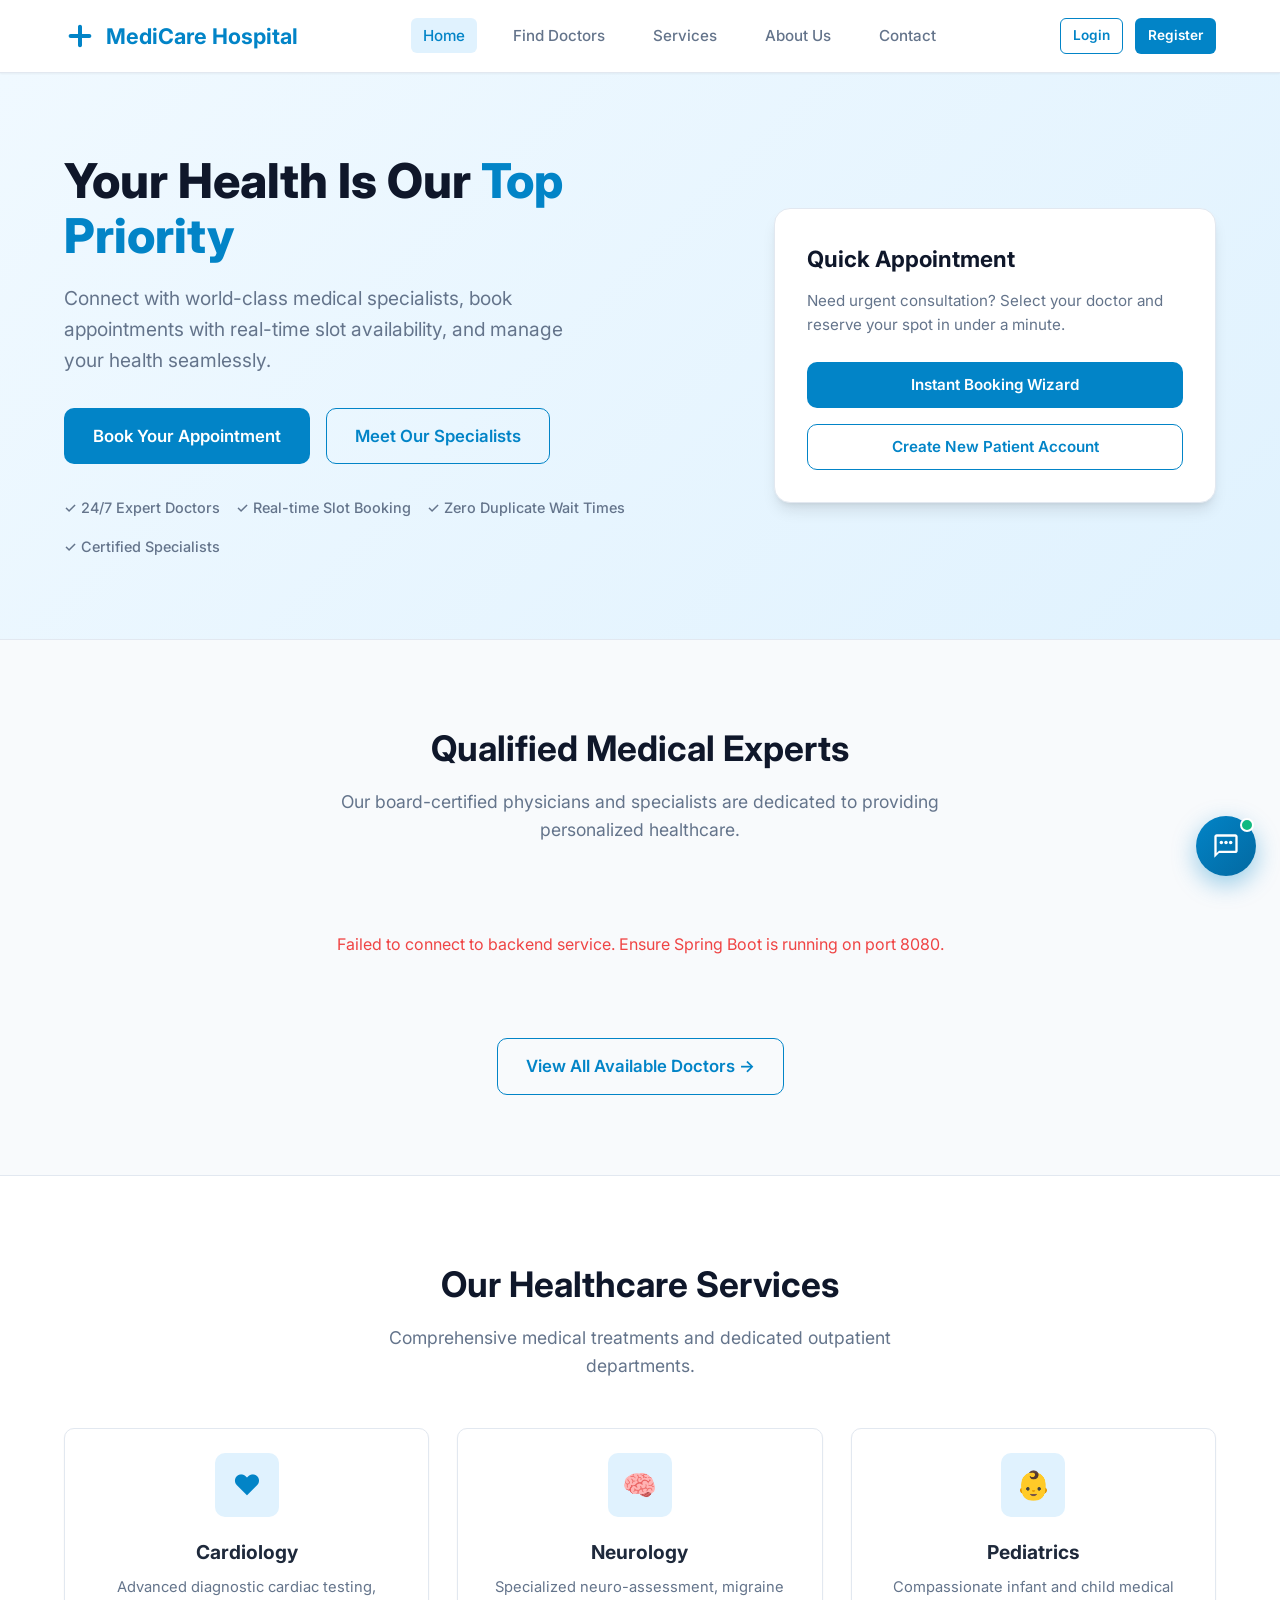
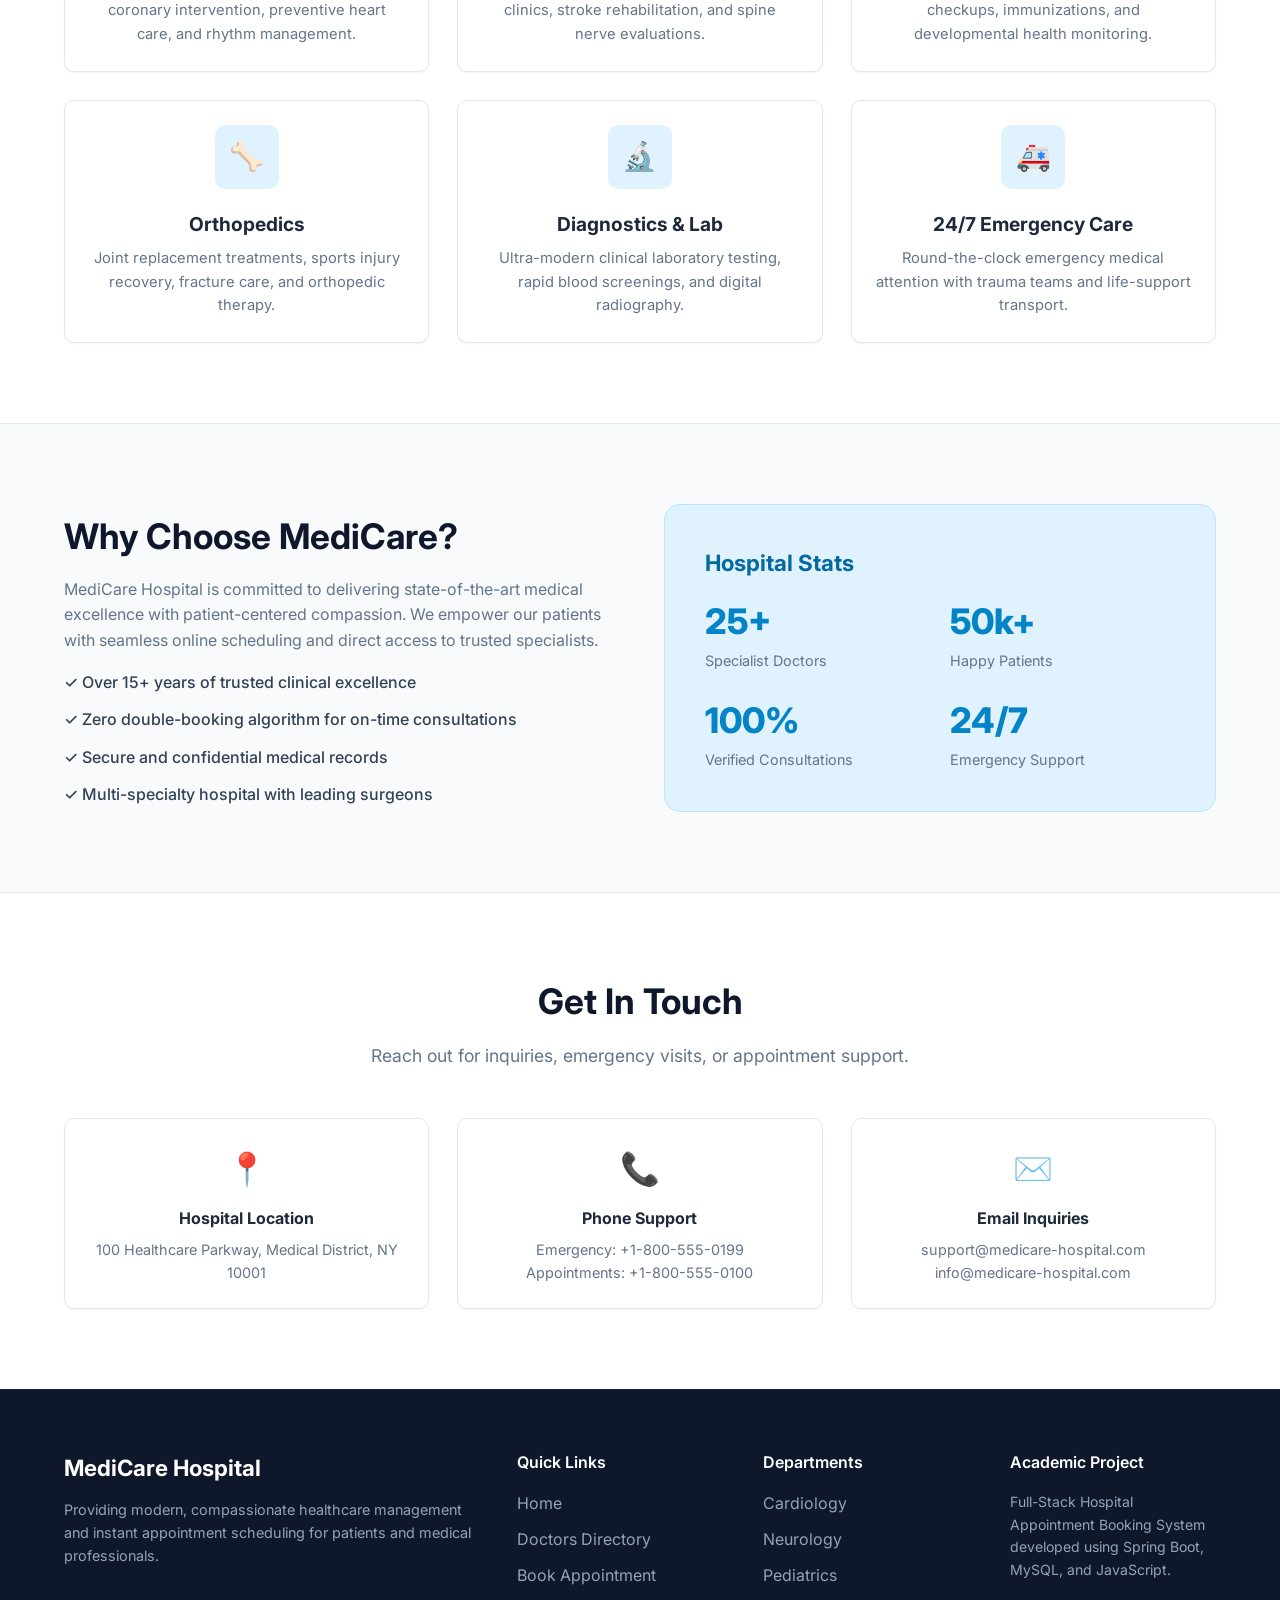
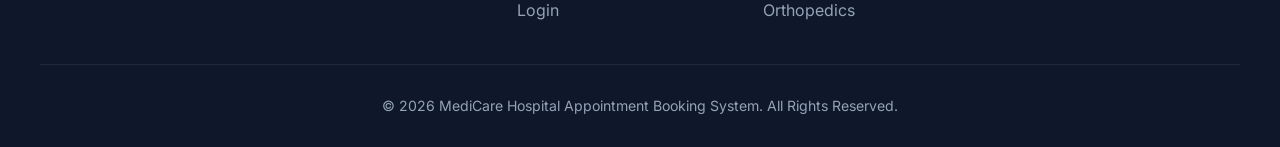
<file: frontend/index.html>
<!DOCTYPE html>
<html lang="en">
<head>
    <meta charset="UTF-8">
    <meta name="viewport" content="width=device-width, initial-scale=1.0">
    <title>MediCare - Hospital Appointment Booking System</title>
    <link rel="stylesheet" href="css/style.css">
    <link rel="stylesheet" href="css/smart-features.css">
    <link rel="preconnect" href="https://fonts.googleapis.com">
    <link rel="preconnect" href="https://fonts.gstatic.com" crossorigin>
    <link href="https://fonts.googleapis.com/css2?family=Inter:wght@400;500;600;700;800&display=swap" rel="stylesheet">
</head>
<body>

    <!-- Header Navigation -->
    <header class="header">
        <div class="container navbar">
            <a href="index.html" class="logo">
                <svg viewBox="0 0 24 24">
                    <path d="M19 10.5h-5.5V5c0-.83-.67-1.5-1.5-1.5s-1.5.67-1.5 1.5v5.5H5c-.83 0-1.5.67-1.5 1.5s.67 1.5 1.5 1.5h5.5V19c0 .83.67 1.5 1.5 1.5s1.5-.67 1.5-1.5v-5.5H19c.83 0 1.5-.67 1.5-1.5s-.67-1.5-1.5-1.5z"/>
                </svg>
                <span>MediCare Hospital</span>
            </a>
            <ul class="nav-links">
                <li><a href="index.html" class="active">Home</a></li>
                <li><a href="doctors.html">Find Doctors</a></li>
                <li><a href="#services">Services</a></li>
                <li><a href="#about">About Us</a></li>
                <li><a href="#contact">Contact</a></li>
            </ul>
            <div class="nav-actions" id="nav-actions">
                <a href="login.html" class="btn btn-outline btn-sm">Login</a>
                <a href="register.html" class="btn btn-primary btn-sm">Register</a>
            </div>
        </div>
    </header>

    <!-- Hero Section -->
    <section class="hero">
        <div class="container hero-content">
            <div>
                <h1 class="hero-title">
                    Your Health Is Our <span>Top Priority</span>
                </h1>
                <p class="hero-subtitle">
                    Connect with world-class medical specialists, book appointments with real-time slot availability, and manage your health seamlessly.
                </p>
                <div style="display:flex;gap:16px;flex-wrap:wrap;">
                    <a href="book-appointment.html" class="btn btn-primary btn-lg">Book Your Appointment</a>
                    <a href="doctors.html" class="btn btn-outline btn-lg">Meet Our Specialists</a>
                </div>
                <div class="hero-badges">
                    <div class="hero-badge-item">✓ 24/7 Expert Doctors</div>
                    <div class="hero-badge-item">✓ Real-time Slot Booking</div>
                    <div class="hero-badge-item">✓ Zero Duplicate Wait Times</div>
                    <div class="hero-badge-item">✓ Certified Specialists</div>
                </div>
            </div>
            <div>
                <div class="hero-card">
                    <h3 style="font-size:1.4rem;font-weight:700;margin-bottom:12px;color:#0f172a;">Quick Appointment</h3>
                    <p style="color:#64748b;font-size:0.95rem;margin-bottom:24px;">Need urgent consultation? Select your doctor and reserve your spot in under a minute.</p>
                    <div style="display:flex;flex-direction:column;gap:16px;">
                        <a href="book-appointment.html" class="btn btn-primary" style="width:100%;">Instant Booking Wizard</a>
                        <a href="register.html" class="btn btn-outline" style="width:100%;">Create New Patient Account</a>
                    </div>
                </div>
            </div>
        </div>
    </section>

    <!-- Meet Our Doctors Section -->
    <section class="section" id="doctors-preview">
        <div class="container">
            <div class="section-header">
                <h2 class="section-title">Qualified Medical Experts</h2>
                <p class="section-subtitle">Our board-certified physicians and specialists are dedicated to providing personalized healthcare.</p>
            </div>
            <div class="grid-4" id="doctors-list">
                <!-- Dynamically populated by main.js -->
            </div>
            <div style="text-align:center;margin-top:40px;">
                <a href="doctors.html" class="btn btn-outline btn-lg">View All Available Doctors →</a>
            </div>
        </div>
    </section>

    <!-- Medical Services Section -->
    <section class="section" id="services" style="background:#ffffff;border-top:1px solid var(--border-color);border-bottom:1px solid var(--border-color);">
        <div class="container">
            <div class="section-header">
                <h2 class="section-title">Our Healthcare Services</h2>
                <p class="section-subtitle">Comprehensive medical treatments and dedicated outpatient departments.</p>
            </div>
            <div class="grid-3">
                <div class="card service-card">
                    <div class="service-icon">❤️</div>
                    <h3 style="margin-bottom:8px;font-size:1.2rem;">Cardiology</h3>
                    <p style="color:#64748b;font-size:0.92rem;">Advanced diagnostic cardiac testing, coronary intervention, preventive heart care, and rhythm management.</p>
                </div>
                <div class="card service-card">
                    <div class="service-icon">🧠</div>
                    <h3 style="margin-bottom:8px;font-size:1.2rem;">Neurology</h3>
                    <p style="color:#64748b;font-size:0.92rem;">Specialized neuro-assessment, migraine clinics, stroke rehabilitation, and spine nerve evaluations.</p>
                </div>
                <div class="card service-card">
                    <div class="service-icon">👶</div>
                    <h3 style="margin-bottom:8px;font-size:1.2rem;">Pediatrics</h3>
                    <p style="color:#64748b;font-size:0.92rem;">Compassionate infant and child medical checkups, immunizations, and developmental health monitoring.</p>
                </div>
                <div class="card service-card">
                    <div class="service-icon">🦴</div>
                    <h3 style="margin-bottom:8px;font-size:1.2rem;">Orthopedics</h3>
                    <p style="color:#64748b;font-size:0.92rem;">Joint replacement treatments, sports injury recovery, fracture care, and orthopedic therapy.</p>
                </div>
                <div class="card service-card">
                    <div class="service-icon">🔬</div>
                    <h3 style="margin-bottom:8px;font-size:1.2rem;">Diagnostics & Lab</h3>
                    <p style="color:#64748b;font-size:0.92rem;">Ultra-modern clinical laboratory testing, rapid blood screenings, and digital radiography.</p>
                </div>
                <div class="card service-card">
                    <div class="service-icon">🚑</div>
                    <h3 style="margin-bottom:8px;font-size:1.2rem;">24/7 Emergency Care</h3>
                    <p style="color:#64748b;font-size:0.92rem;">Round-the-clock emergency medical attention with trauma teams and life-support transport.</p>
                </div>
            </div>
        </div>
    </section>

    <!-- About Section -->
    <section class="section" id="about">
        <div class="container" style="display:grid;grid-template-columns:1fr 1fr;gap:48px;align-items:center;">
            <div>
                <h2 class="section-title" style="text-align:left;">Why Choose MediCare?</h2>
                <p style="color:#64748b;margin-bottom:16px;">MediCare Hospital is committed to delivering state-of-the-art medical excellence with patient-centered compassion. We empower our patients with seamless online scheduling and direct access to trusted specialists.</p>
                <ul style="list-style:none;display:flex;flex-direction:column;gap:12px;color:#334155;font-weight:500;">
                    <li>✓ Over 15+ years of trusted clinical excellence</li>
                    <li>✓ Zero double-booking algorithm for on-time consultations</li>
                    <li>✓ Secure and confidential medical records</li>
                    <li>✓ Multi-specialty hospital with leading surgeons</li>
                </ul>
            </div>
            <div style="background:var(--primary-light);border-radius:var(--radius-lg);padding:40px;border:1px solid #bae6fd;">
                <h3 style="color:#0369a1;margin-bottom:12px;font-size:1.4rem;">Hospital Stats</h3>
                <div style="display:grid;grid-template-columns:1fr 1fr;gap:20px;">
                    <div>
                        <div style="font-size:2.2rem;font-weight:800;color:#0284c7;">25+</div>
                        <div style="color:#64748b;font-size:0.9rem;">Specialist Doctors</div>
                    </div>
                    <div>
                        <div style="font-size:2.2rem;font-weight:800;color:#0284c7;">50k+</div>
                        <div style="color:#64748b;font-size:0.9rem;">Happy Patients</div>
                    </div>
                    <div>
                        <div style="font-size:2.2rem;font-weight:800;color:#0284c7;">100%</div>
                        <div style="color:#64748b;font-size:0.9rem;">Verified Consultations</div>
                    </div>
                    <div>
                        <div style="font-size:2.2rem;font-weight:800;color:#0284c7;">24/7</div>
                        <div style="color:#64748b;font-size:0.9rem;">Emergency Support</div>
                    </div>
                </div>
            </div>
        </div>
    </section>

    <!-- Contact Section -->
    <section class="section" id="contact" style="background:#ffffff;border-top:1px solid var(--border-color);">
        <div class="container">
            <div class="section-header">
                <h2 class="section-title">Get In Touch</h2>
                <p class="section-subtitle">Reach out for inquiries, emergency visits, or appointment support.</p>
            </div>
            <div class="grid-3">
                <div class="card" style="text-align:center;">
                    <div style="font-size:2rem;margin-bottom:12px;">📍</div>
                    <h4>Hospital Location</h4>
                    <p style="color:#64748b;font-size:0.9rem;margin-top:6px;">100 Healthcare Parkway, Medical District, NY 10001</p>
                </div>
                <div class="card" style="text-align:center;">
                    <div style="font-size:2rem;margin-bottom:12px;">📞</div>
                    <h4>Phone Support</h4>
                    <p style="color:#64748b;font-size:0.9rem;margin-top:6px;">Emergency: +1-800-555-0199<br>Appointments: +1-800-555-0100</p>
                </div>
                <div class="card" style="text-align:center;">
                    <div style="font-size:2rem;margin-bottom:12px;">✉️</div>
                    <h4>Email Inquiries</h4>
                    <p style="color:#64748b;font-size:0.9rem;margin-top:6px;">support@medicare-hospital.com<br>info@medicare-hospital.com</p>
                </div>
            </div>
        </div>
    </section>

    <!-- Footer -->
    <footer class="footer">
        <div class="container footer-grid">
            <div class="footer-brand">
                <h3>MediCare Hospital</h3>
                <p style="color:#94a3b8;font-size:0.9rem;line-height:1.6;">
                    Providing modern, compassionate healthcare management and instant appointment scheduling for patients and medical professionals.
                </p>
            </div>
            <div>
                <h4 class="footer-title">Quick Links</h4>
                <ul class="footer-links">
                    <li><a href="index.html">Home</a></li>
                    <li><a href="doctors.html">Doctors Directory</a></li>
                    <li><a href="book-appointment.html">Book Appointment</a></li>
                    <li><a href="login.html">Login</a></li>
                </ul>
            </div>
            <div>
                <h4 class="footer-title">Departments</h4>
                <ul class="footer-links">
                    <li><a href="doctors.html?spec=Cardiology">Cardiology</a></li>
                    <li><a href="doctors.html?spec=Neurology">Neurology</a></li>
                    <li><a href="doctors.html?spec=Pediatrics">Pediatrics</a></li>
                    <li><a href="doctors.html?spec=Orthopedics">Orthopedics</a></li>
                </ul>
            </div>
            <div>
                <h4 class="footer-title">Academic Project</h4>
                <p style="color:#94a3b8;font-size:0.88rem;">
                    Full-Stack Hospital Appointment Booking System developed using Spring Boot, MySQL, and JavaScript.
                </p>
            </div>
        </div>
        <div class="container footer-bottom">
            <p>&copy; 2026 MediCare Hospital Appointment Booking System. All Rights Reserved.</p>
        </div>
    </footer>

    <!-- Scripts -->
    <script src="js/api.js"></script>
    <script src="js/auth.js"></script>
    <script src="js/main.js"></script>
    <script src="js/chatbot.js"></script>
</body>
</html>
</file>
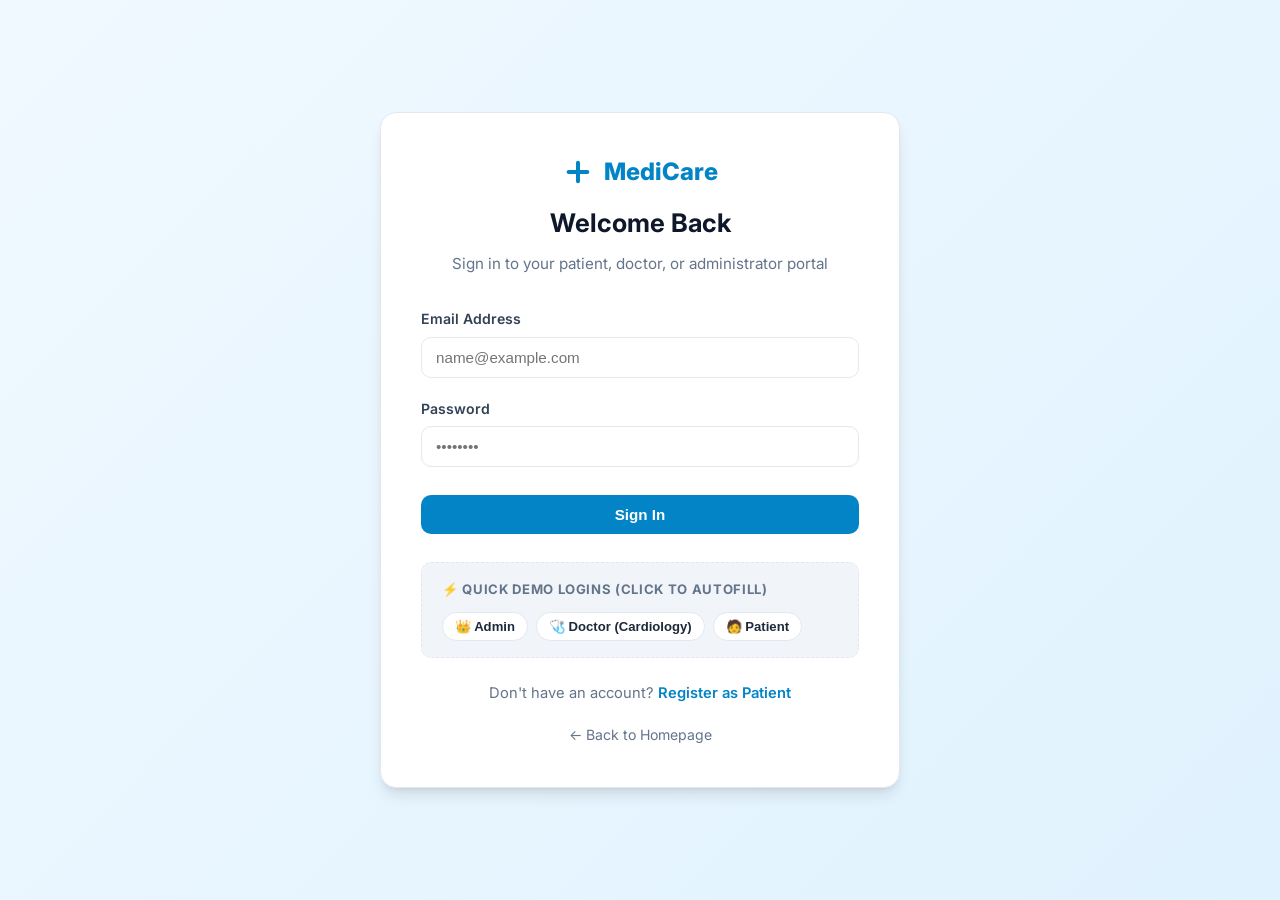
<file: frontend/admin-dashboard.html>
<!DOCTYPE html>
<html lang="en">
<head>
    <meta charset="UTF-8">
    <meta name="viewport" content="width=device-width, initial-scale=1.0">
    <title>Admin Dashboard - MediCare</title>
    <link rel="stylesheet" href="css/style.css">
    <link rel="stylesheet" href="css/dashboard.css">
    <link rel="stylesheet" href="css/smart-features.css">
    <link href="https://fonts.googleapis.com/css2?family=Inter:wght@400;500;600;700;800&display=swap" rel="stylesheet">
</head>
<body>

    <div class="dashboard-layout">
        <!-- Sidebar Navigation -->
        <aside class="sidebar">
            <div class="sidebar-header">
                <a href="index.html" class="logo" style="font-size:1.15rem;">
                    <svg viewBox="0 0 24 24" width="28" height="28" fill="#0284c7">
                        <path d="M19 10.5h-5.5V5c0-.83-.67-1.5-1.5-1.5s-1.5.67-1.5 1.5v5.5H5c-.83 0-1.5.67-1.5 1.5s.67 1.5 1.5 1.5h5.5V19c0 .83.67 1.5 1.5 1.5s1.5-.67 1.5-1.5v-5.5H19c.83 0 1.5-.67 1.5-1.5s-.67-1.5-1.5-1.5z"/>
                    </svg>
                    <span>MediCare</span>
                </a>
            </div>

            <div class="sidebar-user">
                <div class="user-avatar-sm" id="sidebar-user-avatar">A</div>
                <div class="user-info-text">
                    <div class="user-name" id="sidebar-user-name">Administrator</div>
                    <div class="user-role-badge" id="sidebar-user-role">ADMIN</div>
                </div>
            </div>

            <ul class="sidebar-menu">
                <li>
                    <a href="admin-dashboard.html" class="active" id="menu-dashboard">
                        <svg viewBox="0 0 24 24"><path d="M3 9l9-7 9 7v11a2 2 0 0 1-2 2H5a2 2 0 0 1-2-2z"></path><polyline points="9 22 9 12 15 12 15 22"></polyline></svg>
                        Dashboard
                    </a>
                </li>
                <li>
                    <a href="#admin-analytics-section" onclick="document.getElementById('admin-analytics-section').scrollIntoView({behavior:'smooth'});return false;">
                        <svg viewBox="0 0 24 24"><line x1="18" y1="20" x2="18" y2="10"></line><line x1="12" y1="20" x2="12" y2="4"></line><line x1="6" y1="20" x2="6" y2="14"></line></svg>
                        Hospital Analytics
                    </a>
                </li>
                <li>
                    <a href="#keywords-section" onclick="document.getElementById('keywords-section').scrollIntoView({behavior:'smooth'});return false;">
                        <svg viewBox="0 0 24 24"><circle cx="11" cy="11" r="8"></circle><line x1="21" y1="21" x2="16.65" y2="16.65"></line></svg>
                        Symptom Keywords
                    </a>
                </li>
                <li>
                    <a href="#qr-verify-section" onclick="document.getElementById('qr-verify-section').scrollIntoView({behavior:'smooth'});return false;">
                        <svg viewBox="0 0 24 24"><rect x="3" y="3" width="7" height="7"></rect><rect x="14" y="3" width="7" height="7"></rect><rect x="14" y="14" width="7" height="7"></rect><rect x="3" y="14" width="7" height="7"></rect></svg>
                        QR Verification
                    </a>
                </li>
                <li>
                    <a href="#doctors-section" onclick="document.getElementById('doctors-section').scrollIntoView({behavior:'smooth'});return false;">
                        <svg viewBox="0 0 24 24"><path d="M17 21v-2a4 4 0 0 0-4-4H5a4 4 0 0 0-4 4v2"></path><circle cx="9" cy="7" r="4"></circle><path d="M23 21v-2a4 4 0 0 0-3-3.87"></path><path d="M16 3.13a4 4 0 0 1 0 7.75"></path></svg>
                        Manage Doctors
                    </a>
                </li>
                <li>
                    <a href="#patients-section" onclick="document.getElementById('patients-section').scrollIntoView({behavior:'smooth'});return false;">
                        <svg viewBox="0 0 24 24"><path d="M16 21v-2a4 4 0 0 0-4-4H6a4 4 0 0 0-4 4v2"></path><circle cx="9" cy="7" r="4"></circle></svg>
                        View Patients
                    </a>
                </li>
                <li>
                    <a href="#appointments-section" onclick="document.getElementById('appointments-section').scrollIntoView({behavior:'smooth'});return false;">
                        <svg viewBox="0 0 24 24"><rect x="3" y="4" width="18" height="18" rx="2" ry="2"></rect><line x1="16" y1="2" x2="16" y2="6"></line><line x1="8" y1="2" x2="8" y2="6"></line><line x1="3" y1="10" x2="21" y2="10"></line></svg>
                        All Appointments
                    </a>
                </li>
            </ul>

            <div class="sidebar-footer">
                <button onclick="logout()" class="btn btn-outline btn-sm" style="width:100%;color:#ef4444;border-color:#ef4444;">
                    Logout
                </button>
            </div>
        </aside>

        <!-- Main Content Area -->
        <main class="main-content">
            <div class="topbar">
                <div class="topbar-title">Hospital Administration Overview</div>
                <div style="display:flex;align-items:center;">
                    <!-- Notification Bell mounts here -->
                    <button class="btn btn-primary btn-sm" onclick="openAddDoctorModal()">+ Add New Doctor</button>
                </div>
            </div>

            <div class="content-body">
                <!-- KPI Stat Cards -->
                <div class="stats-grid">
                    <div class="stat-card">
                        <div class="stat-info">
                            <h4>Total Appointments</h4>
                            <div class="stat-number" id="stat-total-appointments">0</div>
                        </div>
                        <div class="stat-icon stat-blue">📋</div>
                    </div>
                    <div class="stat-card">
                        <div class="stat-info">
                            <h4>Today's Appointments</h4>
                            <div class="stat-number" id="stat-today-appointments">0</div>
                        </div>
                        <div class="stat-icon stat-teal">📅</div>
                    </div>
                    <div class="stat-card">
                        <div class="stat-info">
                            <h4>Total Patients</h4>
                            <div class="stat-number" id="stat-total-patients">0</div>
                        </div>
                        <div class="stat-icon stat-amber">👥</div>
                    </div>
                    <div class="stat-card">
                        <div class="stat-info">
                            <h4>Active Doctors</h4>
                            <div class="stat-number" id="stat-available-doctors">0</div>
                        </div>
                        <div class="stat-icon stat-green">🩺</div>
                    </div>
                </div>

                <!-- FEATURE 7: HOSPITAL OPERATIONAL INTELLIGENCE & ANALYTICS -->
                <div class="table-card" id="admin-analytics-section" style="margin-top:24px;">
                    <div class="table-header">
                        <div class="table-title">📈 Hospital Capacity & Operational Analytics</div>
                    </div>
                    <div style="padding:20px;">
                        <div class="stats-grid" style="grid-template-columns:repeat(auto-fit, minmax(200px, 1fr));margin-bottom:20px;">
                            <div class="stat-card">
                                <div class="stat-info">
                                    <h4>Capacity Utilization</h4>
                                    <div class="stat-number" id="stat-hospital-utilization" style="color:#0284c7;">0%</div>
                                </div>
                                <div class="stat-icon stat-blue">⚡</div>
                            </div>
                            <div class="stat-card">
                                <div class="stat-info">
                                    <h4>Avg Hospital Wait Time</h4>
                                    <div class="stat-number" id="stat-hospital-avg-wait" style="color:#16a34a;">~18 mins</div>
                                </div>
                                <div class="stat-icon stat-green">⏱️</div>
                            </div>
                            <div class="stat-card">
                                <div class="stat-info">
                                    <h4>Overall Completion Rate</h4>
                                    <div class="stat-number" id="stat-hospital-completion-rate" style="color:#0f766e;">0%</div>
                                </div>
                                <div class="stat-icon stat-teal">✅</div>
                            </div>
                        </div>

                        <div style="display:grid;grid-template-columns:1fr 1fr;gap:20px;">
                            <!-- Department Breakdown -->
                            <div class="chart-card">
                                <div class="chart-header">
                                    <span>🏥 Appointments by Specialization</span>
                                </div>
                                <div id="admin-dept-breakdown-bars">
                                    <div style="color:#94a3b8;font-size:0.85rem;">Loading department breakdown...</div>
                                </div>
                            </div>

                            <!-- 14-Day Activity Volume -->
                            <div class="chart-card">
                                <div class="chart-header">
                                    <span>📅 14-Day Appointment Volume Trend</span>
                                </div>
                                <div id="admin-14day-volume-bars">
                                    <div style="color:#94a3b8;font-size:0.85rem;">Loading trend volume...</div>
                                </div>
                            </div>
                        </div>
                    </div>
                </div>

                <!-- FEATURE 2: SYMPTOM KEYWORD MANAGER (Admin Tool) -->
                <div class="table-card" id="keywords-section" style="margin-top:28px;">
                    <div class="table-header">
                        <div>
                            <div class="table-title">🏷️ Symptom → Specialization Keyword Rules</div>
                            <div style="font-size:0.8rem;color:#64748b;margin-top:2px;">
                                Configure clinical keywords to tune the AI Symptom Finder and Assistant Chatbot recommendations.
                            </div>
                        </div>
                    </div>
                    <div style="padding:20px;">
                        <!-- Add Keyword Form -->
                        <form id="add-keyword-form" style="background:#f8fafc;border:1px solid #e2e8f0;padding:16px;border-radius:12px;margin-bottom:20px;">
                            <div style="font-weight:700;font-size:0.92rem;margin-bottom:12px;color:#1e293b;">+ Add / Map New Medical Keywords</div>
                            <div class="form-row">
                                <div class="form-group">
                                    <label class="form-label">Specialization *</label>
                                    <input type="text" id="kw-specialization" class="form-control" placeholder="e.g. Cardiology" required>
                                </div>
                                <div class="form-group">
                                    <label class="form-label">Department</label>
                                    <input type="text" id="kw-department" class="form-control" placeholder="e.g. Cardiac Sciences">
                                </div>
                            </div>
                            <div class="form-group">
                                <label class="form-label">Keywords (Comma separated) *</label>
                                <input type="text" id="kw-keywords" class="form-control" placeholder="e.g. chest pain, heart palpitations, shortness of breath, angina" required>
                            </div>
                            <div class="form-group">
                                <label class="form-label">Clinical Rationale / Description</label>
                                <input type="text" id="kw-description" class="form-control" placeholder="e.g. Specializes in disorders of the heart and cardiovascular blood vessels.">
                            </div>
                            <button type="submit" class="btn btn-primary btn-sm">+ Save Keyword Mapping</button>
                        </form>

                        <!-- Existing Keywords Table -->
                        <div class="table-responsive">
                            <table class="data-table">
                                <thead>
                                    <tr>
                                        <th>Specialization</th>
                                        <th>Department</th>
                                        <th>Configured Keywords</th>
                                        <th>Action</th>
                                    </tr>
                                </thead>
                                <tbody id="admin-keywords-table-body">
                                    <tr><td colspan="4" style="text-align:center;padding:16px;color:#64748b;">Loading keywords...</td></tr>
                                </tbody>
                            </table>
                        </div>
                    </div>
                </div>

                <!-- FEATURE 6: QR VERIFICATION CHECK-IN DESK -->
                <div class="table-card" id="qr-verify-section" style="margin-top:28px;">
                    <div class="table-header">
                        <div class="table-title">🔍 Hospital Reception & QR Pass Verifier</div>
                    </div>
                    <div style="padding:20px;max-width:650px;">
                        <p style="font-size:0.85rem;color:#64748b;margin-bottom:12px;">
                            Hospital staff can enter or scan any digital appointment pass token UUID to immediately verify appointment authenticity.
                        </p>
                        <div style="display:flex;gap:10px;margin-bottom:16px;">
                            <input type="text" id="qr-verify-token-input" class="form-control" placeholder="Enter or scan pass token UUID...">
                            <button id="btn-verify-qr-token" class="btn btn-primary" style="white-space:nowrap;">Verify Pass</button>
                        </div>
                        <div id="qr-verify-result-output"></div>
                    </div>
                </div>

                <!-- Upcoming Appointments Preview Table -->
                <div class="table-card" style="margin-top:28px;">
                    <div class="table-header">
                        <div class="table-title">Recent Upcoming Appointments</div>
                    </div>
                    <div class="table-responsive">
                        <table class="data-table">
                            <thead>
                                <tr>
                                    <th>Appointment ID</th>
                                    <th>Patient</th>
                                    <th>Doctor</th>
                                    <th>Date</th>
                                    <th>Time</th>
                                    <th>Status</th>
                                </tr>
                            </thead>
                            <tbody id="admin-upcoming-table">
                                <tr><td colspan="6" style="text-align:center;padding:24px;color:#64748b;">Loading appointments...</td></tr>
                            </tbody>
                        </table>
                    </div>
                </div>

                <!-- Doctors Directory Section -->
                <div class="table-card" id="doctors-section">
                    <div class="table-header">
                        <div class="table-title">Doctors Directory</div>
                        <button class="btn btn-primary btn-sm" onclick="openAddDoctorModal()">+ Add Doctor</button>
                    </div>
                    <div class="table-responsive">
                        <table class="data-table">
                            <thead>
                                <tr>
                                    <th>ID</th>
                                    <th>Doctor Name</th>
                                    <th>Specialization</th>
                                    <th>Qualification</th>
                                    <th>Experience</th>
                                    <th>Consultation Fee</th>
                                    <th>Status</th>
                                    <th>Actions</th>
                                </tr>
                            </thead>
                            <tbody id="admin-doctors-table">
                                <tr><td colspan="8" style="text-align:center;padding:24px;color:#64748b;">Loading doctors...</td></tr>
                            </tbody>
                        </table>
                    </div>
                </div>

                <!-- Patients Directory Section -->
                <div class="table-card" id="patients-section">
                    <div class="table-header">
                        <div class="table-title">Registered Patients Directory</div>
                    </div>
                    <div class="table-responsive">
                        <table class="data-table">
                            <thead>
                                <tr>
                                    <th>Patient ID</th>
                                    <th>Name</th>
                                    <th>Email</th>
                                    <th>Phone</th>
                                    <th>Gender</th>
                                    <th>Date of Birth</th>
                                    <th>Address</th>
                                </tr>
                            </thead>
                            <tbody id="admin-patients-table">
                                <tr><td colspan="7" style="text-align:center;padding:24px;color:#64748b;">Loading patients...</td></tr>
                            </tbody>
                        </table>
                    </div>
                </div>

                <!-- All Appointments Section -->
                <div class="table-card" id="appointments-section">
                    <div class="table-header">
                        <div class="table-title">All Hospital Appointments</div>
                    </div>
                    <div class="table-responsive">
                        <table class="data-table">
                            <thead>
                                <tr>
                                    <th>ID</th>
                                    <th>Patient</th>
                                    <th>Doctor</th>
                                    <th>Date</th>
                                    <th>Time</th>
                                    <th>Status</th>
                                    <th>Change Status</th>
                                </tr>
                            </thead>
                            <tbody id="admin-appointments-table">
                                <tr><td colspan="7" style="text-align:center;padding:24px;color:#64748b;">Loading appointments...</td></tr>
                            </tbody>
                        </table>
                    </div>
                </div>
            </div>
        </main>
    </div>

    <!-- Add Doctor Modal -->
    <div class="modal-backdrop" id="add-doctor-modal">
        <div class="modal-content">
            <div class="modal-header">
                <div class="modal-title">Add New Doctor</div>
                <button class="modal-close" onclick="closeAddDoctorModal()">&times;</button>
            </div>
            <form id="add-doctor-form">
                <div class="modal-body">
                    <div class="form-row">
                        <div class="form-group">
                            <label class="form-label">Doctor Name *</label>
                            <input type="text" id="doc-name" class="form-control" placeholder="Dr. John Smith" required>
                        </div>
                        <div class="form-group">
                            <label class="form-label">Email Address *</label>
                            <input type="email" id="doc-email" class="form-control" placeholder="doctor@hospital.com" required>
                        </div>
                    </div>
                    <div class="form-row">
                        <div class="form-group">
                            <label class="form-label">Default Password</label>
                            <input type="password" id="doc-password" class="form-control" value="doctor123">
                        </div>
                        <div class="form-group">
                            <label class="form-label">Phone</label>
                            <input type="tel" id="doc-phone" class="form-control" placeholder="+1-555-0199">
                        </div>
                    </div>
                    <div class="form-row">
                        <div class="form-group">
                            <label class="form-label">Specialization *</label>
                            <input type="text" id="doc-specialization" class="form-control" placeholder="e.g. Cardiology" required>
                        </div>
                        <div class="form-group">
                            <label class="form-label">Qualification *</label>
                            <input type="text" id="doc-qualification" class="form-control" placeholder="MD, FACC" required>
                        </div>
                    </div>
                    <div class="form-row">
                        <div class="form-group">
                            <label class="form-label">Experience (Years)</label>
                            <input type="number" id="doc-experience" class="form-control" value="5" min="0">
                        </div>
                        <div class="form-group">
                            <label class="form-label">Consultation Fee ($)</label>
                            <input type="number" id="doc-fee" class="form-control" value="100.00" step="5" min="0">
                        </div>
                    </div>
                    <div class="form-group">
                        <label class="form-label">Availability Status</label>
                        <select id="doc-status" class="form-control">
                            <option value="AVAILABLE">Available</option>
                            <option value="UNAVAILABLE">Unavailable</option>
                            <option value="ON_LEAVE">On Leave</option>
                        </select>
                    </div>
                </div>
                <div class="modal-footer">
                    <button type="button" class="btn btn-outline btn-sm" onclick="closeAddDoctorModal()">Cancel</button>
                    <button type="submit" class="btn btn-primary btn-sm">Save Doctor</button>
                </div>
            </form>
        </div>
    </div>

    <!-- Scripts -->
    <script src="js/api.js"></script>
    <script src="js/auth.js"></script>
    <script src="js/notifications.js"></script>
    <script src="js/qr-pass.js"></script>
    <script src="js/admin.js"></script>
    <script src="js/analytics.js"></script>
</body>
</html>
</file>
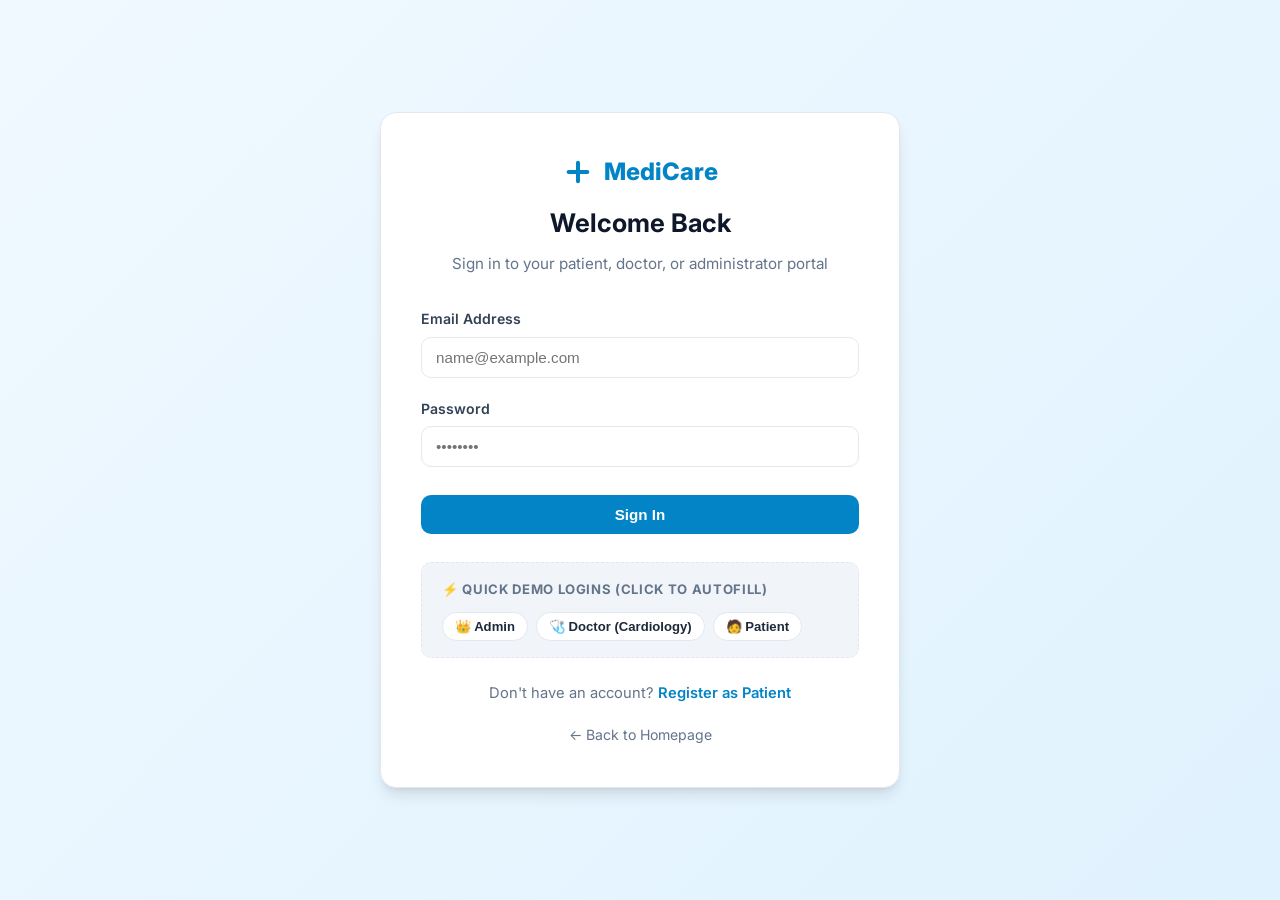
<file: frontend/appointments.html>
<!DOCTYPE html>
<html lang="en">
<head>
    <meta charset="UTF-8">
    <meta name="viewport" content="width=device-width, initial-scale=1.0">
    <title>My Appointments - MediCare</title>
    <link rel="stylesheet" href="css/style.css">
    <link rel="stylesheet" href="css/dashboard.css">
    <link rel="stylesheet" href="css/smart-features.css">
    <link href="https://fonts.googleapis.com/css2?family=Inter:wght@400;500;600;700;800&display=swap" rel="stylesheet">
</head>
<body>

    <div class="dashboard-layout">
        <!-- Sidebar Navigation -->
        <aside class="sidebar">
            <div class="sidebar-header">
                <a href="index.html" class="logo" style="font-size:1.15rem;">
                    <svg viewBox="0 0 24 24" width="28" height="28" fill="#0284c7">
                        <path d="M19 10.5h-5.5V5c0-.83-.67-1.5-1.5-1.5s-1.5.67-1.5 1.5v5.5H5c-.83 0-1.5.67-1.5 1.5s.67 1.5 1.5 1.5h5.5V19c0 .83.67 1.5 1.5 1.5s1.5-.67 1.5-1.5v-5.5H19c.83 0 1.5-.67 1.5-1.5s-.67-1.5-1.5-1.5z"/>
                    </svg>
                    <span>MediCare</span>
                </a>
            </div>

            <div class="sidebar-user">
                <div class="user-avatar-sm" id="sidebar-user-avatar">P</div>
                <div class="user-info-text">
                    <div class="user-name" id="sidebar-user-name">Loading...</div>
                    <div class="user-role-badge" id="sidebar-user-role">PATIENT</div>
                </div>
            </div>

            <ul class="sidebar-menu">
                <li>
                    <a href="patient-dashboard.html" id="menu-dashboard">
                        <svg viewBox="0 0 24 24"><path d="M3 9l9-7 9 7v11a2 2 0 0 1-2 2H5a2 2 0 0 1-2-2z"></path><polyline points="9 22 9 12 15 12 15 22"></polyline></svg>
                        Dashboard
                    </a>
                </li>
                <li>
                    <a href="patient-dashboard.html#symptom-finder-section">
                        <svg viewBox="0 0 24 24"><circle cx="11" cy="11" r="8"></circle><line x1="21" y1="21" x2="16.65" y2="16.65"></line></svg>
                        Symptom Finder
                    </a>
                </li>
                <li>
                    <a href="patient-dashboard.html#marketplace-section">
                        <svg viewBox="0 0 24 24"><polyline points="23 4 23 10 17 10"></polyline><polyline points="1 20 1 14 7 14"></polyline><path d="M3.51 9a9 9 0 0 1 14.85-3.36L23 10M1 14l4.64 4.36A9 9 0 0 0 20.49 15"></path></svg>
                        Slot Marketplace
                    </a>
                </li>
                <li>
                    <a href="doctors.html" id="menu-doctors">
                        <svg viewBox="0 0 24 24"><path d="M17 21v-2a4 4 0 0 0-4-4H5a4 4 0 0 0-4 4v2"></path><circle cx="9" cy="7" r="4"></circle><path d="M23 21v-2a4 4 0 0 0-3-3.87"></path><path d="M16 3.13a4 4 0 0 1 0 7.75"></path></svg>
                        Find Doctors
                    </a>
                </li>
                <li>
                    <a href="book-appointment.html" id="menu-book">
                        <svg viewBox="0 0 24 24"><rect x="3" y="4" width="18" height="18" rx="2" ry="2"></rect><line x1="16" y1="2" x2="16" y2="6"></line><line x1="8" y1="2" x2="8" y2="6"></line><line x1="3" y1="10" x2="21" y2="10"></line></svg>
                        Book Appointment
                    </a>
                </li>
                <li>
                    <a href="appointments.html" class="active" id="menu-appointments">
                        <svg viewBox="0 0 24 24"><path d="M14 2H6a2 2 0 0 0-2 2v16a2 2 0 0 0 2 2h12a2 2 0 0 0 2-2V8z"></path><polyline points="14 2 14 8 20 8"></polyline><line x1="16" y1="13" x2="8" y2="13"></line><line x1="16" y1="17" x2="8" y2="17"></line><polyline points="10 9 9 9 8 9"></polyline></svg>
                        My Appointments
                    </a>
                </li>
            </ul>

            <div class="sidebar-footer">
                <button onclick="logout()" class="btn btn-outline btn-sm" style="width:100%;color:#ef4444;border-color:#ef4444;">
                    Logout
                </button>
            </div>
        </aside>

        <!-- Main Content Area -->
        <main class="main-content">
            <div class="topbar">
                <div class="topbar-title">Appointment Management</div>
                <div style="display:flex;align-items:center;">
                    <!-- Notification Bell will mount here -->
                    <a href="book-appointment.html" class="btn btn-primary btn-sm">+ Book New Appointment</a>
                </div>
            </div>

            <div class="content-body">
                <div class="table-card">
                    <div class="table-header">
                        <div class="table-title">My Appointment History & Passes</div>
                        <div style="display:flex;align-items:center;gap:12px;">
                            <label for="filter-status" style="font-size:0.85rem;color:#64748b;font-weight:600;">Status:</label>
                            <select id="filter-status" class="form-control" style="width:160px;padding:6px 12px;font-size:0.88rem;">
                                <option value="ALL">All Statuses</option>
                                <option value="PENDING">Pending</option>
                                <option value="CONFIRMED">Confirmed</option>
                                <option value="RELEASED">Released (Marketplace)</option>
                                <option value="COMPLETED">Completed</option>
                                <option value="CANCELLED">Cancelled</option>
                            </select>
                        </div>
                    </div>
                    <div class="table-responsive">
                        <table class="data-table">
                            <thead>
                                <tr>
                                    <th>Appointment ID</th>
                                    <th>Doctor</th>
                                    <th>Date</th>
                                    <th>Time</th>
                                    <th>Status</th>
                                    <th>Passes & Actions</th>
                                </tr>
                            </thead>
                            <tbody id="patient-all-appointments">
                                <tr>
                                    <td colspan="6" style="text-align:center;padding:32px;color:#64748b;">
                                        Loading your appointments...
                                    </td>
                                </tr>
                            </tbody>
                        </table>
                    </div>
                </div>
            </div>
        </main>
    </div>

    <!-- Scripts -->
    <script src="js/api.js"></script>
    <script src="js/auth.js"></script>
    <script src="js/patient.js"></script>
    <script src="js/notifications.js"></script>
    <script src="js/qr-pass.js"></script>
    <script src="js/smart-patient.js"></script>
    <script src="js/chatbot.js"></script>
</body>
</html>
</file>
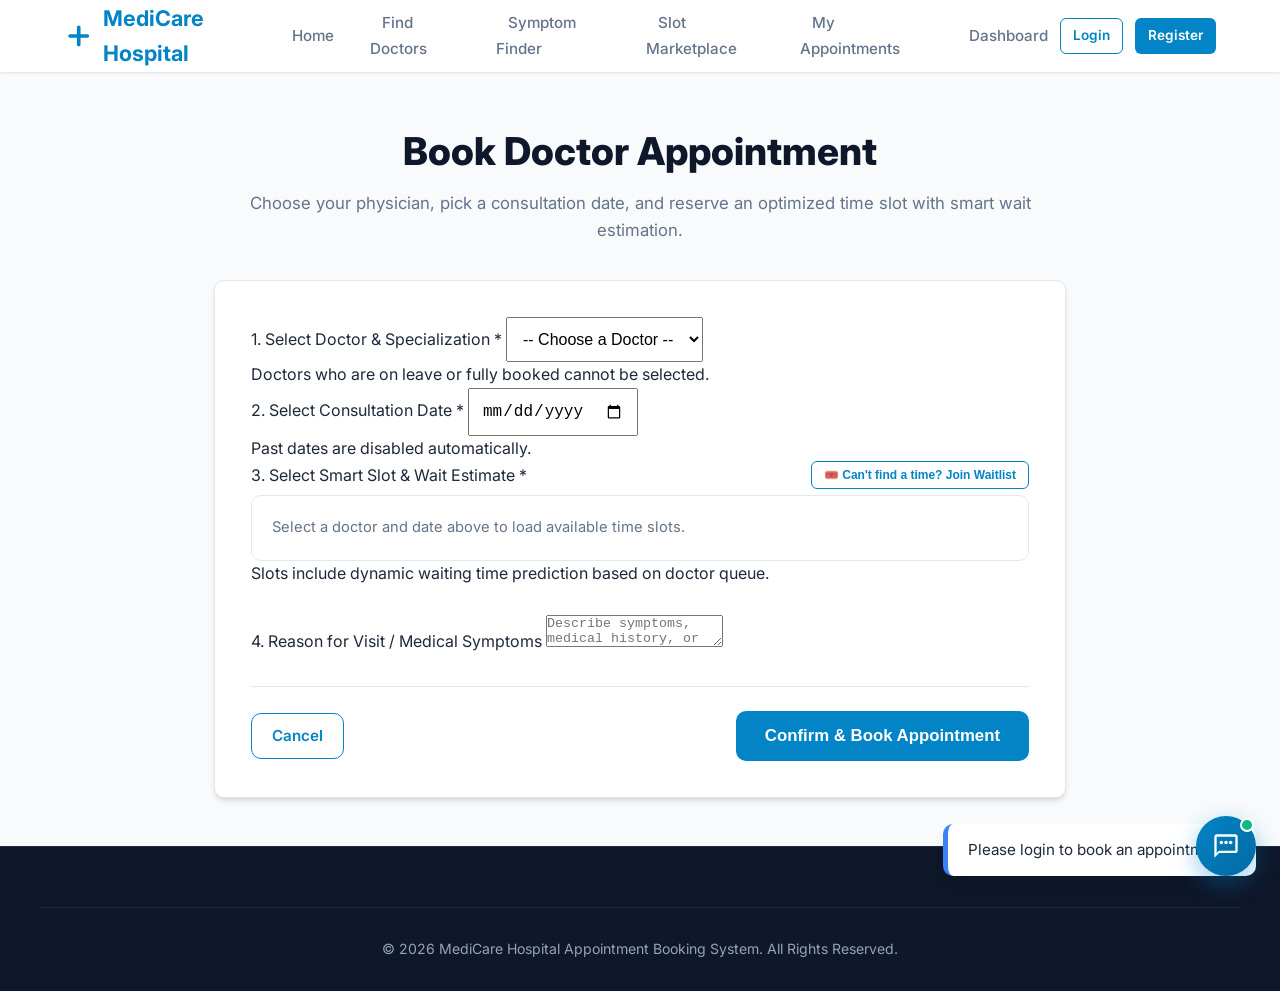
<file: frontend/book-appointment.html>
<!DOCTYPE html>
<html lang="en">
<head>
    <meta charset="UTF-8">
    <meta name="viewport" content="width=device-width, initial-scale=1.0">
    <title>Book Appointment - MediCare Hospital</title>
    <link rel="stylesheet" href="css/style.css">
    <link rel="stylesheet" href="css/dashboard.css">
    <link rel="stylesheet" href="css/smart-features.css">
    <link href="https://fonts.googleapis.com/css2?family=Inter:wght@400;500;600;700;800&display=swap" rel="stylesheet">
</head>
<body>

    <!-- Header Navigation -->
    <header class="header">
        <div class="container navbar">
            <a href="index.html" class="logo">
                <svg viewBox="0 0 24 24" width="32" height="32" fill="#0284c7">
                    <path d="M19 10.5h-5.5V5c0-.83-.67-1.5-1.5-1.5s-1.5.67-1.5 1.5v5.5H5c-.83 0-1.5.67-1.5 1.5s.67 1.5 1.5 1.5h5.5V19c0 .83.67 1.5 1.5 1.5s1.5-.67 1.5-1.5v-5.5H19c.83 0 1.5-.67 1.5-1.5s-.67-1.5-1.5-1.5z"/>
                </svg>
                <span>MediCare Hospital</span>
            </a>
            <ul class="nav-links">
                <li><a href="index.html">Home</a></li>
                <li><a href="doctors.html">Find Doctors</a></li>
                <li><a href="patient-dashboard.html#symptom-finder-section">Symptom Finder</a></li>
                <li><a href="patient-dashboard.html#marketplace-section">Slot Marketplace</a></li>
                <li><a href="appointments.html">My Appointments</a></li>
                <li><a href="patient-dashboard.html">Dashboard</a></li>
            </ul>
            <div class="nav-actions" id="nav-actions">
                <a href="login.html" class="btn btn-outline btn-sm">Login</a>
                <a href="register.html" class="btn btn-primary btn-sm">Register</a>
            </div>
        </div>
    </header>

    <!-- Booking Section -->
    <section class="section" style="background:#f8fafc;padding:48px 0;">
        <div class="container" style="max-width:900px;">
            <div style="text-align:center;margin-bottom:36px;">
                <h1 style="font-size:2.4rem;font-weight:800;color:#0f172a;margin-bottom:8px;">Book Doctor Appointment</h1>
                <p style="color:#64748b;font-size:1.05rem;">Choose your physician, pick a consultation date, and reserve an optimized time slot with smart wait estimation.</p>
            </div>

            <div class="card" style="padding:36px;box-shadow:var(--shadow-md);">
                <form id="booking-form">
                    <!-- Step 1: Select Doctor -->
                    <div class="form-group">
                        <label class="form-label" style="font-size:1rem;" for="doctor-select">
                            1. Select Doctor & Specialization *
                        </label>
                        <select id="doctor-select" class="form-control" style="font-size:1rem;padding:12px;" required>
                            <option value="">-- Choose a Doctor --</option>
                        </select>
                        <div class="form-hint">Doctors who are on leave or fully booked cannot be selected.</div>
                    </div>

                    <!-- Doctor Quick Summary Preview -->
                    <div id="doctor-summary" style="display:none;background:var(--primary-light);border:1px solid #bae6fd;padding:16px 20px;border-radius:var(--radius-md);margin-bottom:24px;">
                        <div style="display:flex;justify-content:space-between;align-items:center;">
                            <div>
                                <h4 id="summary-doc-name" style="color:#0369a1;font-size:1.1rem;margin-bottom:4px;">Doctor Name</h4>
                                <div id="summary-doc-spec" style="font-size:0.9rem;color:#0f766e;font-weight:600;">Specialty</div>
                            </div>
                            <div style="text-align:right;">
                                <div style="font-size:0.8rem;color:#64748b;">Fee</div>
                                <div id="summary-doc-fee" style="font-size:1.2rem;font-weight:700;color:#0f172a;">$0.00</div>
                            </div>
                        </div>
                    </div>

                    <!-- Step 2: Select Date -->
                    <div class="form-group">
                        <label class="form-label" style="font-size:1rem;" for="appointment-date">
                            2. Select Consultation Date *
                        </label>
                        <input type="date" id="appointment-date" class="form-control" style="font-size:1rem;padding:12px;" required>
                        <div class="form-hint">Past dates are disabled automatically.</div>
                    </div>

                    <!-- Step 3: Choose Smart Time Slot -->
                    <div class="form-group" style="margin-bottom:28px;">
                        <div style="display:flex;justify-content:space-between;align-items:center;margin-bottom:6px;">
                            <label class="form-label" style="font-size:1rem;margin:0;">
                                3. Select Smart Slot & Wait Estimate *
                            </label>
                            <button type="button" class="btn btn-outline btn-sm" onclick="openWaitlistModal()" style="font-size:0.75rem;">
                                🎟️ Can't find a time? Join Waitlist
                            </button>
                        </div>
                        <div id="slots-container" style="background:#ffffff;border:1px solid var(--border-color);border-radius:var(--radius-md);padding:20px;">
                            <p style="color:#64748b;font-size:0.92rem;">Select a doctor and date above to load available time slots.</p>
                        </div>
                        <div class="form-hint">Slots include dynamic waiting time prediction based on doctor queue.</div>
                    </div>

                    <!-- Step 4: Reason / Symptoms -->
                    <div class="form-group" style="margin-bottom:32px;">
                        <label class="form-label" style="font-size:1rem;" for="appointment-reason">
                            4. Reason for Visit / Medical Symptoms
                        </label>
                        <textarea id="appointment-reason" class="form-control" placeholder="Describe symptoms, medical history, or consultation goals (e.g. routine checkup, persistent headache)..."></textarea>
                    </div>

                    <!-- Submit Button -->
                    <div style="border-top:1px solid var(--border-color);padding-top:24px;display:flex;justify-content:space-between;align-items:center;">
                        <a href="patient-dashboard.html" class="btn btn-outline">Cancel</a>
                        <button type="submit" id="submit-booking-btn" class="btn btn-primary btn-lg" disabled>
                            Confirm & Book Appointment
                        </button>
                    </div>
                </form>
            </div>
        </div>
    </section>

    <!-- Footer -->
    <footer class="footer">
        <div class="container footer-bottom">
            <p>&copy; 2026 MediCare Hospital Appointment Booking System. All Rights Reserved.</p>
        </div>
    </footer>

    <!-- Scripts -->
    <script src="js/api.js"></script>
    <script src="js/auth.js"></script>
    <script src="js/notifications.js"></script>
    <script src="js/qr-pass.js"></script>
    <script src="js/smart-patient.js"></script>
    <script src="js/booking.js"></script>
    <script src="js/chatbot.js"></script>
</body>
</html>
</file>
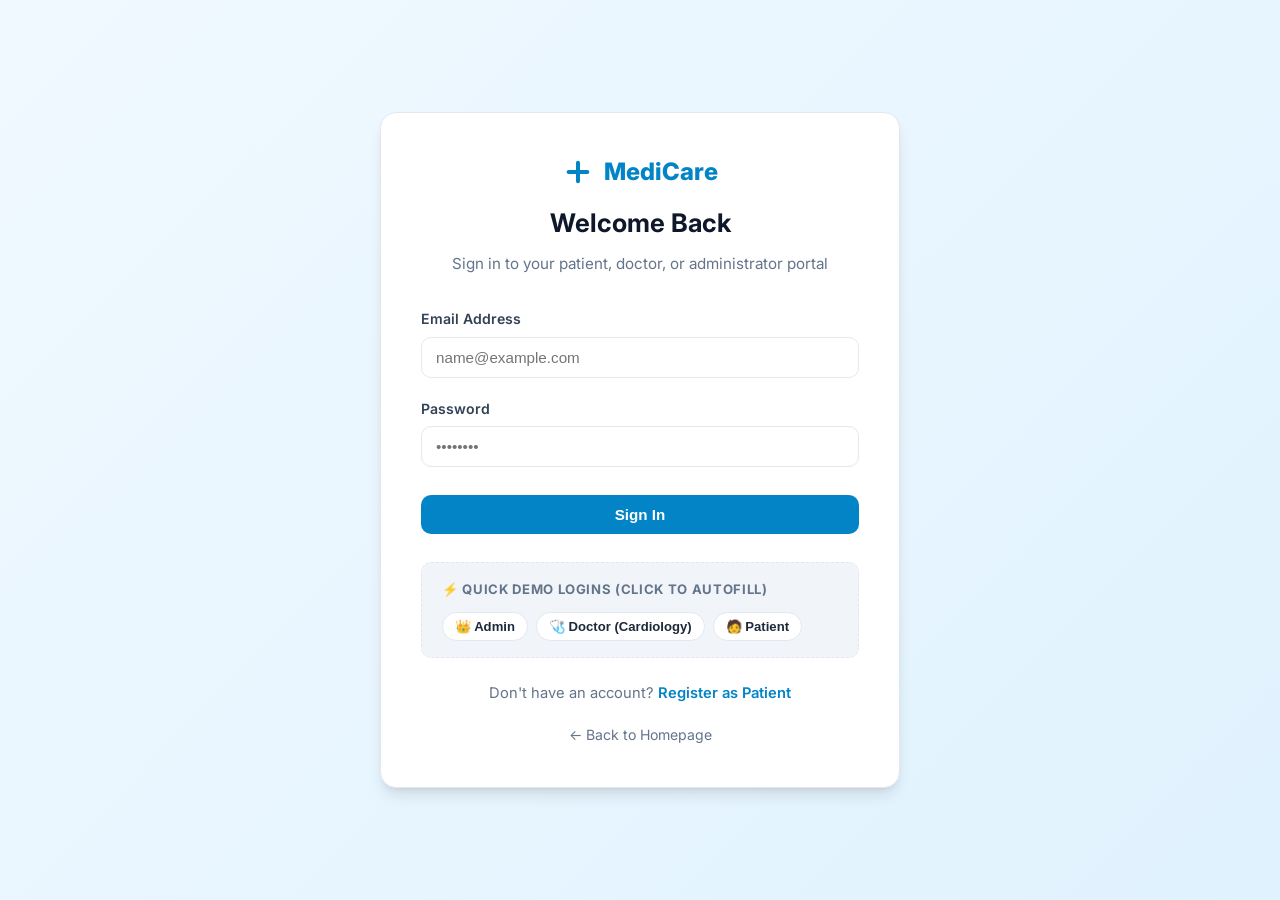
<file: frontend/doctor-dashboard.html>
<!DOCTYPE html>
<html lang="en">
<head>
    <meta charset="UTF-8">
    <meta name="viewport" content="width=device-width, initial-scale=1.0">
    <title>Doctor Portal - MediCare</title>
    <link rel="stylesheet" href="css/style.css">
    <link rel="stylesheet" href="css/dashboard.css">
    <link rel="stylesheet" href="css/smart-features.css">
    <link href="https://fonts.googleapis.com/css2?family=Inter:wght@400;500;600;700;800&display=swap" rel="stylesheet">
</head>
<body>

    <div class="dashboard-layout">
        <!-- Sidebar Navigation -->
        <aside class="sidebar">
            <div class="sidebar-header">
                <a href="index.html" class="logo" style="font-size:1.15rem;">
                    <svg viewBox="0 0 24 24" width="28" height="28" fill="#0284c7">
                        <path d="M19 10.5h-5.5V5c0-.83-.67-1.5-1.5-1.5s-1.5.67-1.5 1.5v5.5H5c-.83 0-1.5.67-1.5 1.5s.67 1.5 1.5 1.5h5.5V19c0 .83.67 1.5 1.5 1.5s1.5-.67 1.5-1.5v-5.5H19c.83 0 1.5-.67 1.5-1.5s-.67-1.5-1.5-1.5z"/>
                    </svg>
                    <span>MediCare</span>
                </a>
            </div>

            <div class="sidebar-user">
                <div class="user-avatar-sm" id="sidebar-user-avatar">D</div>
                <div class="user-info-text">
                    <div class="user-name" id="sidebar-user-name">Loading...</div>
                    <div class="user-role-badge" id="sidebar-user-role">DOCTOR</div>
                </div>
            </div>

            <ul class="sidebar-menu">
                <li>
                    <a href="doctor-dashboard.html" class="active" id="menu-dashboard">
                        <svg viewBox="0 0 24 24"><path d="M3 9l9-7 9 7v11a2 2 0 0 1-2 2H5a2 2 0 0 1-2-2z"></path><polyline points="9 22 9 12 15 12 15 22"></polyline></svg>
                        Dashboard & Queue
                    </a>
                </li>
                <li>
                    <a href="#doctor-analytics-section">
                        <svg viewBox="0 0 24 24"><line x1="18" y1="20" x2="18" y2="10"></line><line x1="12" y1="20" x2="12" y2="4"></line><line x1="6" y1="20" x2="6" y2="14"></line></svg>
                        Operational Analytics
                    </a>
                </li>
                <li>
                    <a href="#qr-verify-section">
                        <svg viewBox="0 0 24 24"><rect x="3" y="3" width="7" height="7"></rect><rect x="14" y="3" width="7" height="7"></rect><rect x="14" y="14" width="7" height="7"></rect><rect x="3" y="14" width="7" height="7"></rect></svg>
                        Verify QR Pass
                    </a>
                </li>
                <li>
                    <a href="patients.html" id="menu-patients">
                        <svg viewBox="0 0 24 24"><path d="M17 21v-2a4 4 0 0 0-4-4H5a4 4 0 0 0-4 4v2"></path><circle cx="9" cy="7" r="4"></circle><path d="M23 21v-2a4 4 0 0 0-3-3.87"></path><path d="M16 3.13a4 4 0 0 1 0 7.75"></path></svg>
                        Patient Records
                    </a>
                </li>
            </ul>

            <div class="sidebar-footer">
                <button onclick="logout()" class="btn btn-outline btn-sm" style="width:100%;color:#ef4444;border-color:#ef4444;">
                    Logout
                </button>
            </div>
        </aside>

        <!-- Main Content Area -->
        <main class="main-content">
            <div class="topbar">
                <div class="topbar-title">Doctor Consultation Dashboard</div>
                <div style="display:flex;align-items:center;">
                    <!-- Notification Bell mounts here -->
                    <span class="badge badge-available">Online & Accepting Appointments</span>
                </div>
            </div>

            <div class="content-body">
                <!-- Stat Cards -->
                <div class="stats-grid">
                    <div class="stat-card">
                        <div class="stat-info">
                            <h4>Today's Appointments</h4>
                            <div class="stat-number" id="stat-today">0</div>
                        </div>
                        <div class="stat-icon stat-blue">🩺</div>
                    </div>
                    <div class="stat-card">
                        <div class="stat-info">
                            <h4>Upcoming Visits</h4>
                            <div class="stat-number" id="stat-upcoming">0</div>
                        </div>
                        <div class="stat-icon stat-teal">📅</div>
                    </div>
                    <div class="stat-card">
                        <div class="stat-info">
                            <h4>Total Patients</h4>
                            <div class="stat-number" id="stat-patients">0</div>
                        </div>
                        <div class="stat-icon stat-amber">👥</div>
                    </div>
                    <div class="stat-card">
                        <div class="stat-info">
                            <h4>Pending Action</h4>
                            <div class="stat-number" id="stat-pending">0</div>
                        </div>
                        <div class="stat-icon stat-green">⏳</div>
                    </div>
                </div>

                <!-- Appointments Table Card -->
                <div class="table-card">
                    <div class="table-header">
                        <div class="table-title">Scheduled Patient Appointments & Live Queue</div>
                    </div>
                    <div class="table-responsive">
                        <table class="data-table">
                            <thead>
                                <tr>
                                    <th>Appointment ID</th>
                                    <th>Patient</th>
                                    <th>Date</th>
                                    <th>Time</th>
                                    <th>Reason / Symptoms</th>
                                    <th>Status</th>
                                    <th>Actions & Verification</th>
                                </tr>
                            </thead>
                            <tbody id="doctor-appointments-table">
                                <tr>
                                    <td colspan="7" style="text-align:center;padding:32px;color:#64748b;">
                                        Loading scheduled consultations...
                                    </td>
                                </tr>
                            </tbody>
                        </table>
                    </div>
                </div>

                <!-- FEATURE 7: DOCTOR OPERATIONAL ANALYTICS -->
                <div class="table-card" id="doctor-analytics-section" style="margin-top:28px;">
                    <div class="table-header">
                        <div class="table-title">📊 Doctor Clinical & Operational Analytics</div>
                    </div>
                    <div style="padding:20px;">
                        <div class="stats-grid" style="grid-template-columns:repeat(auto-fit, minmax(200px, 1fr));margin-bottom:20px;">
                            <div class="stat-card">
                                <div class="stat-info">
                                    <h4>Completion Rate</h4>
                                    <div class="stat-number" id="stat-completion-rate" style="color:#16a34a;">0%</div>
                                </div>
                                <div class="stat-icon stat-green">✅</div>
                            </div>
                            <div class="stat-card">
                                <div class="stat-info">
                                    <h4>Cancellation Rate</h4>
                                    <div class="stat-number" id="stat-cancellation-rate" style="color:#ef4444;">0%</div>
                                </div>
                                <div class="stat-icon stat-amber">🚫</div>
                            </div>
                            <div class="stat-card">
                                <div class="stat-info">
                                    <h4>Avg Consultation</h4>
                                    <div class="stat-number" id="stat-avg-duration">15 mins</div>
                                </div>
                                <div class="stat-icon stat-blue">⏱️</div>
                            </div>
                        </div>

                        <div style="display:grid;grid-template-columns:1fr 1fr;gap:20px;">
                            <!-- Busiest Days Chart -->
                            <div class="chart-card">
                                <div class="chart-header">
                                    <span>🗓️ Workload Distribution by Day</span>
                                </div>
                                <div id="doc-day-distribution-bars">
                                    <div style="color:#94a3b8;font-size:0.85rem;">Loading day distribution...</div>
                                </div>
                            </div>

                            <!-- Duration Setting -->
                            <div class="chart-card">
                                <div class="chart-header">
                                    <span>⚙️ Consultation Duration Setting</span>
                                </div>
                                <p style="font-size:0.85rem;color:#64748b;margin-bottom:14px;">
                                    This duration directly drives real-time queue waiting estimations for your arriving patients.
                                </p>
                                <div class="form-group">
                                    <label class="form-label">Average Minutes per Patient</label>
                                    <div style="display:flex;gap:10px;">
                                        <input type="number" id="input-avg-duration" class="form-control" min="5" max="120" value="15" style="max-width:140px;">
                                        <button class="btn btn-primary btn-sm" onclick="saveDoctorConsultationDuration()">Save Duration</button>
                                    </div>
                                    <div class="form-hint">Standard recommendation: 15 to 20 minutes.</div>
                                </div>
                            </div>
                        </div>
                    </div>
                </div>

                <!-- FEATURE 6: QR PASS VERIFICATION TOOL -->
                <div class="table-card" id="qr-verify-section" style="margin-top:28px;">
                    <div class="table-header">
                        <div class="table-title">🔍 Patient Check-In & QR Pass Verifier</div>
                    </div>
                    <div style="padding:20px;max-width:650px;">
                        <p style="font-size:0.85rem;color:#64748b;margin-bottom:12px;">
                            Scan patient's digital boarding pass QR or paste their UUID token below for immediate check-in validation.
                        </p>
                        <div style="display:flex;gap:10px;margin-bottom:16px;">
                            <input type="text" id="qr-verify-token-input" class="form-control" placeholder="Enter or scan pass UUID token...">
                            <button id="btn-verify-qr-token" class="btn btn-primary" style="white-space:nowrap;">Verify Pass</button>
                        </div>
                        <div id="qr-verify-result-output"></div>
                    </div>
                </div>

            </div>
        </main>
    </div>

    <!-- Patient Details Modal -->
    <div class="modal-backdrop" id="patient-modal">
        <div class="modal-content">
            <div class="modal-header">
                <div class="modal-title">Patient Profile Information</div>
                <button class="modal-close" onclick="closePatientModal()">&times;</button>
            </div>
            <div class="modal-body">
                <div style="display:grid;grid-template-columns:1fr 1fr;gap:16px;">
                    <div>
                        <strong style="font-size:0.85rem;color:#64748b;">Patient Name:</strong>
                        <div id="modal-patient-name" style="font-weight:600;font-size:1.05rem;color:#0f172a;">-</div>
                    </div>
                    <div>
                        <strong style="font-size:0.85rem;color:#64748b;">Email Address:</strong>
                        <div id="modal-patient-email" style="color:#0f172a;">-</div>
                    </div>
                    <div>
                        <strong style="font-size:0.85rem;color:#64748b;">Phone Number:</strong>
                        <div id="modal-patient-phone" style="color:#0f172a;">-</div>
                    </div>
                    <div>
                        <strong style="font-size:0.85rem;color:#64748b;">Date of Birth:</strong>
                        <div id="modal-patient-dob" style="color:#0f172a;">-</div>
                    </div>
                    <div>
                        <strong style="font-size:0.85rem;color:#64748b;">Gender:</strong>
                        <div id="modal-patient-gender" style="color:#0f172a;">-</div>
                    </div>
                    <div>
                        <strong style="font-size:0.85rem;color:#64748b;">Address:</strong>
                        <div id="modal-patient-address" style="color:#0f172a;">-</div>
                    </div>
                </div>
            </div>
            <div class="modal-footer">
                <button type="button" class="btn btn-outline btn-sm" onclick="closePatientModal()">Close</button>
            </div>
        </div>
    </div>

    <!-- Scripts -->
    <script src="js/api.js"></script>
    <script src="js/auth.js"></script>
    <script src="js/notifications.js"></script>
    <script src="js/qr-pass.js"></script>
    <script src="js/doctor.js"></script>
    <script src="js/analytics.js"></script>
</body>
</html>
</file>
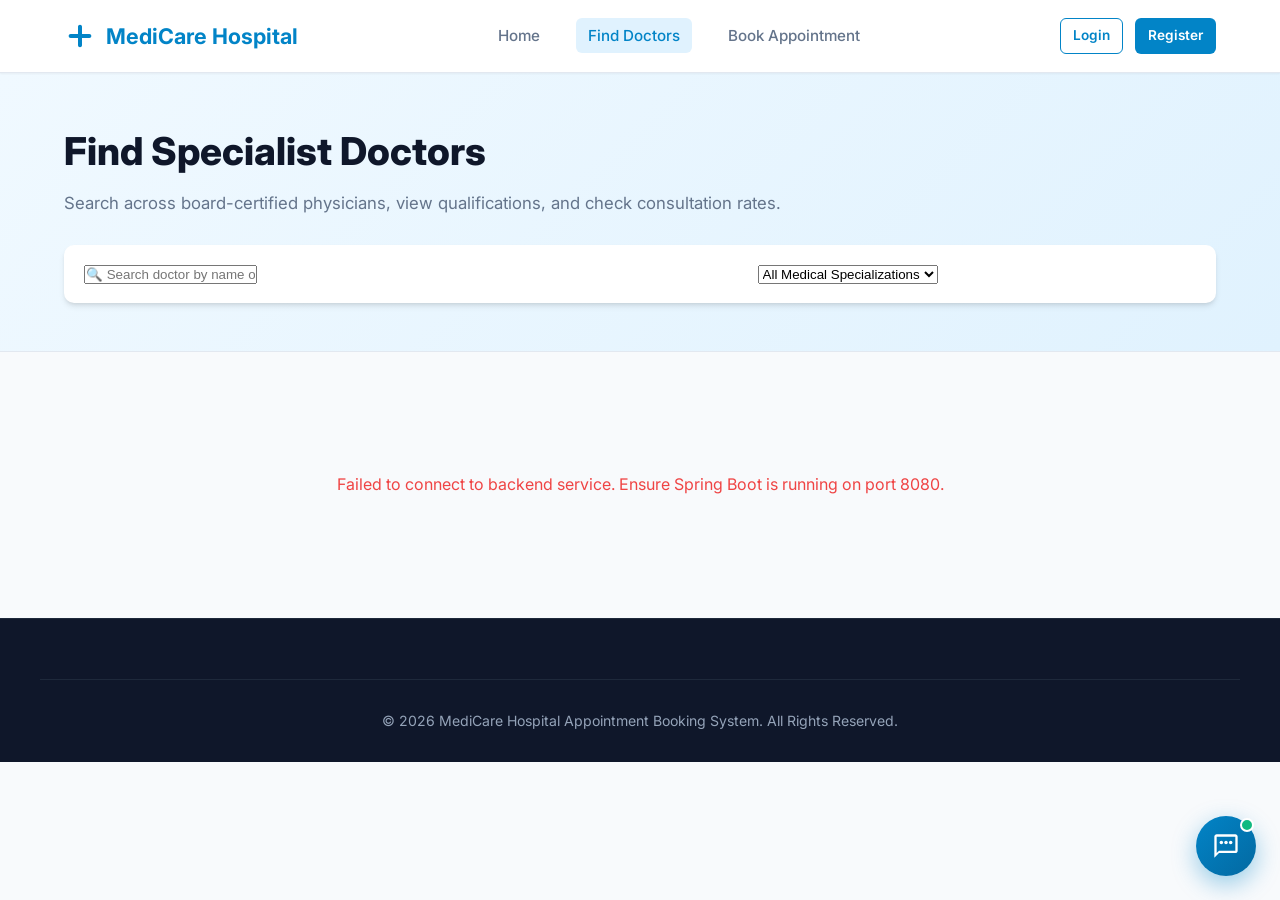
<file: frontend/doctors.html>
<!DOCTYPE html>
<html lang="en">
<head>
    <meta charset="UTF-8">
    <meta name="viewport" content="width=device-width, initial-scale=1.0">
    <title>Find Doctors - MediCare Hospital</title>
    <link rel="stylesheet" href="css/style.css">
    <link rel="stylesheet" href="css/smart-features.css">
    <link href="https://fonts.googleapis.com/css2?family=Inter:wght@400;500;600;700;800&display=swap" rel="stylesheet">
</head>
<body>

    <!-- Header Navigation -->
    <header class="header">
        <div class="container navbar">
            <a href="index.html" class="logo">
                <svg viewBox="0 0 24 24" width="32" height="32" fill="#0284c7">
                    <path d="M19 10.5h-5.5V5c0-.83-.67-1.5-1.5-1.5s-1.5.67-1.5 1.5v5.5H5c-.83 0-1.5.67-1.5 1.5s.67 1.5 1.5 1.5h5.5V19c0 .83.67 1.5 1.5 1.5s1.5-.67 1.5-1.5v-5.5H19c.83 0 1.5-.67 1.5-1.5s-.67-1.5-1.5-1.5z"/>
                </svg>
                <span>MediCare Hospital</span>
            </a>
            <ul class="nav-links">
                <li><a href="index.html">Home</a></li>
                <li><a href="doctors.html" class="active">Find Doctors</a></li>
                <li><a href="book-appointment.html">Book Appointment</a></li>
            </ul>
            <div class="nav-actions" id="nav-actions">
                <a href="login.html" class="btn btn-outline btn-sm">Login</a>
                <a href="register.html" class="btn btn-primary btn-sm">Register</a>
            </div>
        </div>
    </header>

    <!-- Page Header & Search Bar -->
    <section style="background:linear-gradient(135deg, #f0f9ff 0%, #e0f2fe 100%);padding:48px 0;border-bottom:1px solid var(--border-color);">
        <div class="container">
            <h1 style="font-size:2.4rem;font-weight:800;color:#0f172a;margin-bottom:8px;">Find Specialist Doctors</h1>
            <p style="color:#64748b;font-size:1.05rem;margin-bottom:28px;">Search across board-certified physicians, view qualifications, and check consultation rates.</p>

            <div style="background:#ffffff;padding:16px 20px;border-radius:var(--radius-md);box-shadow:var(--shadow-md);display:grid;grid-template-columns:1.5fr 1fr;gap:16px;">
                <div>
                    <input type="text" id="doctor-search" class="form-control" placeholder="🔍 Search doctor by name or medical specialty...">
                </div>
                <div>
                    <select id="specialization-filter" class="form-control">
                        <option value="ALL">All Medical Specializations</option>
                    </select>
                </div>
            </div>
        </div>
    </section>

    <!-- Doctors Grid Section -->
    <section class="section">
        <div class="container">
            <div class="grid-4" id="doctors-list">
                <!-- Dynamically loaded by main.js -->
            </div>
        </div>
    </section>

    <!-- Footer -->
    <footer class="footer">
        <div class="container footer-bottom">
            <p>&copy; 2026 MediCare Hospital Appointment Booking System. All Rights Reserved.</p>
        </div>
    </footer>

    <!-- Scripts -->
    <script src="js/api.js"></script>
    <script src="js/auth.js"></script>
    <script src="js/main.js"></script>
    <script src="js/chatbot.js"></script>
</body>
</html>
</file>
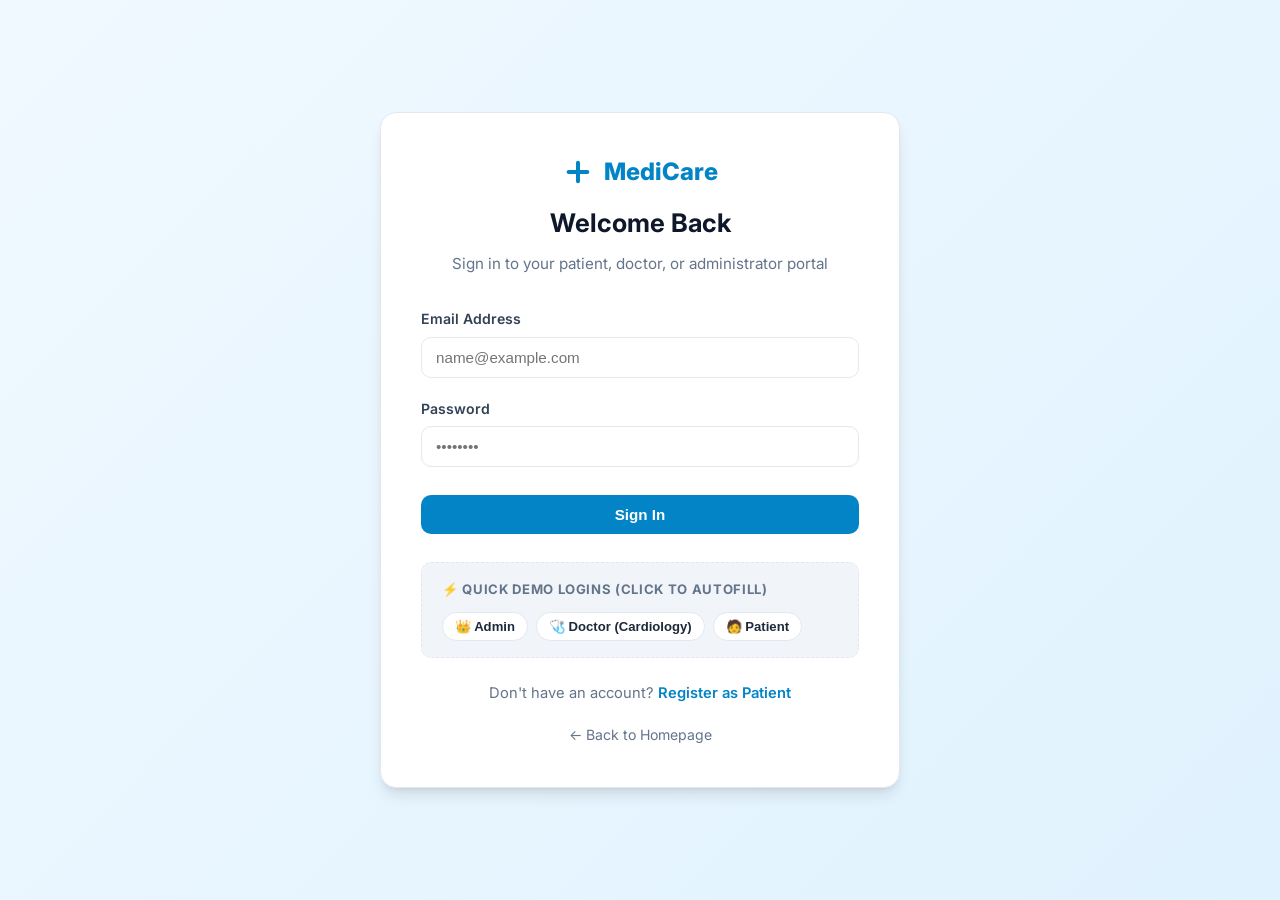
<file: frontend/login.html>
<!DOCTYPE html>
<html lang="en">
<head>
    <meta charset="UTF-8">
    <meta name="viewport" content="width=device-width, initial-scale=1.0">
    <title>Login - MediCare Hospital System</title>
    <link rel="stylesheet" href="css/style.css">
    <link rel="stylesheet" href="css/auth.css">
    <link href="https://fonts.googleapis.com/css2?family=Inter:wght@400;500;600;700;800&display=swap" rel="stylesheet">
</head>
<body>

    <div class="auth-wrapper">
        <div class="auth-card">
            <div class="auth-header">
                <a href="index.html" class="auth-logo">
                    <svg viewBox="0 0 24 24" width="32" height="32" fill="#0284c7">
                        <path d="M19 10.5h-5.5V5c0-.83-.67-1.5-1.5-1.5s-1.5.67-1.5 1.5v5.5H5c-.83 0-1.5.67-1.5 1.5s.67 1.5 1.5 1.5h5.5V19c0 .83.67 1.5 1.5 1.5s1.5-.67 1.5-1.5v-5.5H19c.83 0 1.5-.67 1.5-1.5s-.67-1.5-1.5-1.5z"/>
                    </svg>
                    <span>MediCare</span>
                </a>
                <h1 class="auth-title">Welcome Back</h1>
                <p class="auth-subtitle">Sign in to your patient, doctor, or administrator portal</p>
            </div>

            <form id="login-form">
                <div class="form-group">
                    <label class="form-label" for="login-email">Email Address</label>
                    <input type="email" id="login-email" class="form-control" placeholder="name@example.com" required autocomplete="email">
                </div>

                <div class="form-group">
                    <label class="form-label" for="login-password">Password</label>
                    <input type="password" id="login-password" class="form-control" placeholder="••••••••" required autocomplete="current-password">
                </div>

                <button type="submit" id="login-btn" class="btn btn-primary" style="width:100%;margin-top:8px;">
                    Sign In
                </button>
            </form>

            <!-- Quick Demo Credential Filler -->
            <div class="demo-box">
                <div class="demo-title">⚡ Quick Demo Logins (Click to Autofill)</div>
                <div class="demo-chips">
                    <button type="button" class="demo-chip" onclick="fillCredentials('admin@hospital.com', 'admin123')">
                        👑 Admin
                    </button>
                    <button type="button" class="demo-chip" onclick="fillCredentials('sarah.mitchell@hospital.com', 'doctor123')">
                        🩺 Doctor (Cardiology)
                    </button>
                    <button type="button" class="demo-chip" onclick="fillCredentials('john.doe@patient.com', 'patient123')">
                        🧑 Patient
                    </button>
                </div>
            </div>

            <div class="auth-footer">
                Don't have an account? <a href="register.html" style="font-weight:600;">Register as Patient</a>
            </div>
            <div style="text-align:center;margin-top:16px;">
                <a href="index.html" style="font-size:0.88rem;color:#64748b;">← Back to Homepage</a>
            </div>
        </div>
    </div>

    <!-- Scripts -->
    <script src="js/api.js"></script>
    <script src="js/auth.js"></script>
    <script>
        function fillCredentials(email, password) {
            document.getElementById('login-email').value = email;
            document.getElementById('login-password').value = password;
        }

        document.getElementById('login-form').addEventListener('submit', async (e) => {
            e.preventDefault();
            const email = document.getElementById('login-email').value.trim();
            const password = document.getElementById('login-password').value;
            const btn = document.getElementById('login-btn');

            btn.disabled = true;
            btn.textContent = 'Signing in...';

            try {
                const res = await apiRequest('/auth/login', 'POST', { email, password });
                if (res.success && res.data) {
                    showToast('Login successful! Redirecting...', 'success');
                    setCurrentUser(res.data);

                    setTimeout(() => {
                        const role = res.data.role;
                        if (role === 'PATIENT') window.location.href = 'patient-dashboard.html';
                        else if (role === 'DOCTOR') window.location.href = 'doctor-dashboard.html';
                        else if (role === 'ADMIN') window.location.href = 'admin-dashboard.html';
                        else window.location.href = 'index.html';
                    }, 800);
                }
            } catch (err) {
                showToast(err.message || 'Login failed. Please check your credentials.', 'error');
                btn.disabled = false;
                btn.textContent = 'Sign In';
            }
        });
    </script>
</body>
</html>
</file>
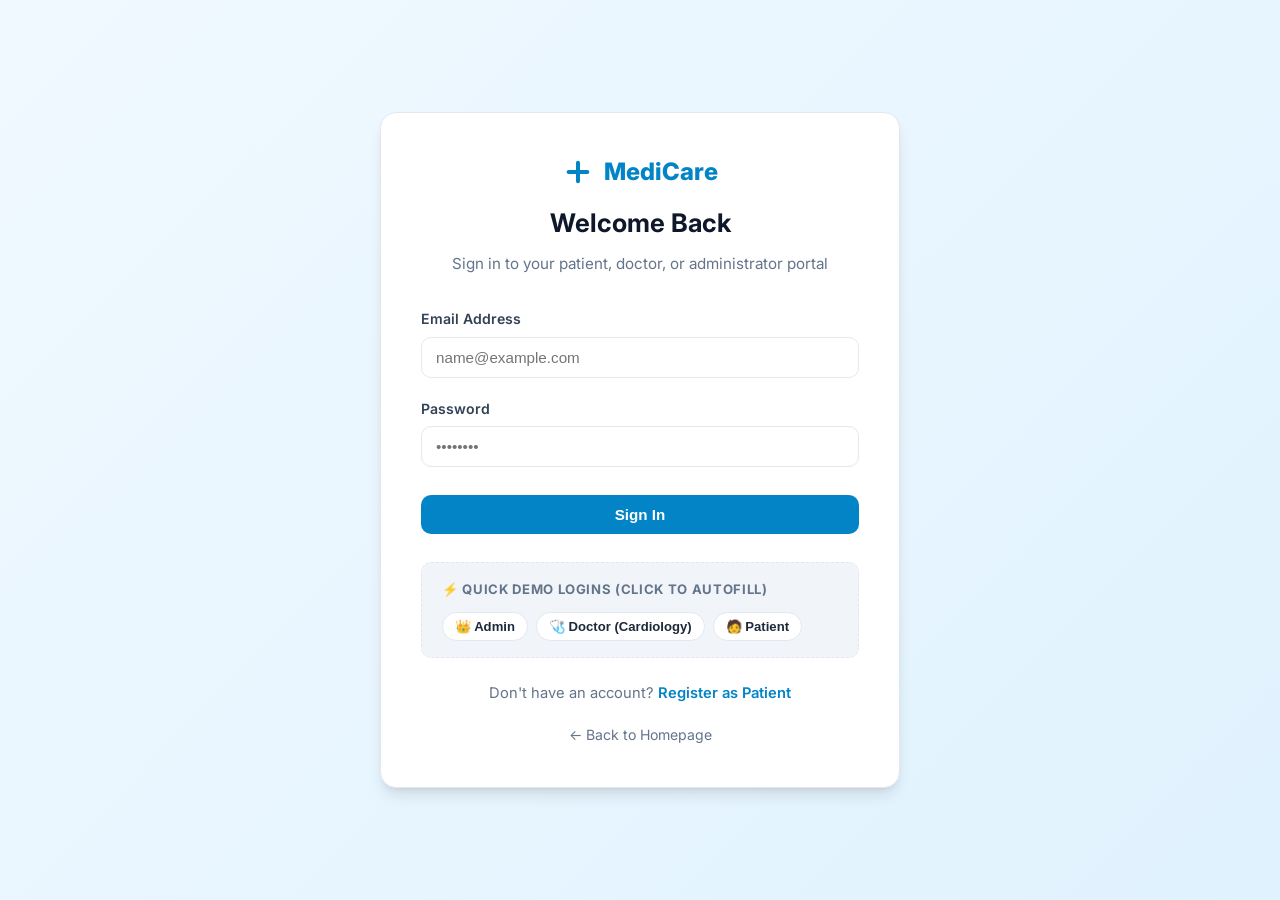
<file: frontend/patient-dashboard.html>
<!DOCTYPE html>
<html lang="en">
<head>
    <meta charset="UTF-8">
    <meta name="viewport" content="width=device-width, initial-scale=1.0">
    <title>Patient Portal - MediCare</title>
    <link rel="stylesheet" href="css/style.css">
    <link rel="stylesheet" href="css/dashboard.css">
    <link rel="stylesheet" href="css/smart-features.css">
    <link href="https://fonts.googleapis.com/css2?family=Inter:wght@400;500;600;700;800&display=swap" rel="stylesheet">
</head>
<body>

    <div class="dashboard-layout">
        <!-- Sidebar Navigation -->
        <aside class="sidebar">
            <div class="sidebar-header">
                <a href="index.html" class="logo" style="font-size:1.15rem;">
                    <svg viewBox="0 0 24 24" width="28" height="28" fill="#0284c7">
                        <path d="M19 10.5h-5.5V5c0-.83-.67-1.5-1.5-1.5s-1.5.67-1.5 1.5v5.5H5c-.83 0-1.5.67-1.5 1.5s.67 1.5 1.5 1.5h5.5V19c0 .83.67 1.5 1.5 1.5s1.5-.67 1.5-1.5v-5.5H19c.83 0 1.5-.67 1.5-1.5s-.67-1.5-1.5-1.5z"/>
                    </svg>
                    <span>MediCare</span>
                </a>
            </div>

            <div class="sidebar-user">
                <div class="user-avatar-sm" id="sidebar-user-avatar">P</div>
                <div class="user-info-text">
                    <div class="user-name" id="sidebar-user-name">Loading...</div>
                    <div class="user-role-badge" id="sidebar-user-role">PATIENT</div>
                </div>
            </div>

            <ul class="sidebar-menu">
                <li>
                    <a href="patient-dashboard.html" class="active" id="menu-dashboard">
                        <svg viewBox="0 0 24 24"><path d="M3 9l9-7 9 7v11a2 2 0 0 1-2 2H5a2 2 0 0 1-2-2z"></path><polyline points="9 22 9 12 15 12 15 22"></polyline></svg>
                        Dashboard
                    </a>
                </li>
                <li>
                    <a href="#symptom-finder-section">
                        <svg viewBox="0 0 24 24"><circle cx="11" cy="11" r="8"></circle><line x1="21" y1="21" x2="16.65" y2="16.65"></line></svg>
                        Symptom Finder
                    </a>
                </li>
                <li>
                    <a href="#marketplace-section">
                        <svg viewBox="0 0 24 24"><polyline points="23 4 23 10 17 10"></polyline><polyline points="1 20 1 14 7 14"></polyline><path d="M3.51 9a9 9 0 0 1 14.85-3.36L23 10M1 14l4.64 4.36A9 9 0 0 0 20.49 15"></path></svg>
                        Slot Marketplace
                    </a>
                </li>
                <li>
                    <a href="doctors.html" id="menu-doctors">
                        <svg viewBox="0 0 24 24"><path d="M17 21v-2a4 4 0 0 0-4-4H5a4 4 0 0 0-4 4v2"></path><circle cx="9" cy="7" r="4"></circle><path d="M23 21v-2a4 4 0 0 0-3-3.87"></path><path d="M16 3.13a4 4 0 0 1 0 7.75"></path></svg>
                        Find Doctors
                    </a>
                </li>
                <li>
                    <a href="book-appointment.html" id="menu-book">
                        <svg viewBox="0 0 24 24"><rect x="3" y="4" width="18" height="18" rx="2" ry="2"></rect><line x1="16" y1="2" x2="16" y2="6"></line><line x1="8" y1="2" x2="8" y2="6"></line><line x1="3" y1="10" x2="21" y2="10"></line></svg>
                        Book Appointment
                    </a>
                </li>
                <li>
                    <a href="appointments.html" id="menu-appointments">
                        <svg viewBox="0 0 24 24"><path d="M14 2H6a2 2 0 0 0-2 2v16a2 2 0 0 0 2 2h12a2 2 0 0 0 2-2V8z"></path><polyline points="14 2 14 8 20 8"></polyline><line x1="16" y1="13" x2="8" y2="13"></line><line x1="16" y1="17" x2="8" y2="17"></line><polyline points="10 9 9 9 8 9"></polyline></svg>
                        My Appointments
                    </a>
                </li>
                <li>
                    <a href="#profile" onclick="document.getElementById('profile-modal').classList.add('active');return false;" id="menu-profile">
                        <svg viewBox="0 0 24 24"><circle cx="12" cy="12" r="3"></circle><path d="M19.4 15a1.65 1.65 0 0 0 .33 1.82l.06.06a2 2 0 0 1 0 2.83 2 2 0 0 1-2.83 0l-.06-.06a1.65 1.65 0 0 0-1.82-.33 1.65 1.65 0 0 0-1 1.51V21a2 2 0 0 1-2 2 2 2 0 0 1-2-2v-.09A1.65 1.65 0 0 0 9 19.4a1.65 1.65 0 0 0-1.82.33l-.06.06a2 2 0 0 1-2.83 0 2 2 0 0 1 0-2.83l.06-.06a1.65 1.65 0 0 0 .33-1.82 1.65 1.65 0 0 0-1.51-1H3a2 2 0 0 1-2-2 2 2 0 0 1 2-2h.09A1.65 1.65 0 0 0 4.6 9a1.65 1.65 0 0 0-.33-1.82l-.06-.06a2 2 0 0 1 0-2.83 2 2 0 0 1 2.83 0l.06.06a1.65 1.65 0 0 0 1.82.33H9a1.65 1.65 0 0 0 1-1.51V3a2 2 0 0 1 2-2 2 2 0 0 1 2 2v.09a1.65 1.65 0 0 0 1 1.51 1.65 1.65 0 0 0 1.82-.33l.06-.06a2 2 0 0 1 2.83 0 2 2 0 0 1 0 2.83l-.06.06a1.65 1.65 0 0 0-.33 1.82V9a1.65 1.65 0 0 0 1.51 1H21a2 2 0 0 1 2 2 2 2 0 0 1-2 2h-.09a1.65 1.65 0 0 0-1.51 1z"></path></svg>
                        Profile Settings
                    </a>
                </li>
            </ul>

            <div class="sidebar-footer">
                <button onclick="logout()" class="btn btn-outline btn-sm" style="width:100%;color:#ef4444;border-color:#ef4444;">
                    Logout
                </button>
            </div>
        </aside>

        <!-- Main Content Area -->
        <main class="main-content">
            <div class="topbar">
                <div class="topbar-title">Patient Portal Overview</div>
                <div style="display:flex;align-items:center;">
                    <!-- Notification Bell will mount here -->
                    <a href="book-appointment.html" class="btn btn-primary btn-sm">+ Book New Appointment</a>
                </div>
            </div>

            <div class="content-body">
                <!-- Stat Cards -->
                <div class="stats-grid">
                    <div class="stat-card">
                        <div class="stat-info">
                            <h4>Upcoming Visits</h4>
                            <div class="stat-number" id="stat-upcoming">0</div>
                        </div>
                        <div class="stat-icon stat-blue">📅</div>
                    </div>
                    <div class="stat-card">
                        <div class="stat-info">
                            <h4>Previous Visits</h4>
                            <div class="stat-number" id="stat-past">0</div>
                        </div>
                        <div class="stat-icon stat-teal">📋</div>
                    </div>
                    <div class="stat-card">
                        <div class="stat-info">
                            <h4>Specialist Doctors</h4>
                            <div class="stat-number">4</div>
                        </div>
                        <div class="stat-icon stat-amber">🩺</div>
                    </div>
                </div>

                <!-- FEATURE 2: SYMPTOM -> SPECIALIST FINDER -->
                <div class="symptom-finder-card" id="symptom-finder-section">
                    <div style="display:flex;align-items:center;gap:10px;margin-bottom:6px;">
                        <span style="font-size:1.4rem;">🩺</span>
                        <h3 style="margin:0;font-size:1.15rem;color:#0369a1;font-weight:800;">Smart Symptom → Specialist Finder</h3>
                    </div>
                    <p style="margin:0;font-size:0.86rem;color:#475569;">
                        Describe how you feel (e.g. <em>"I have frequent headaches, dizziness and sensitivity to light"</em>). Our intelligent clinical matcher will recommend the most appropriate hospital department.
                    </p>
                    <div class="symptom-input-row">
                        <textarea id="symptom-input" class="symptom-textarea" placeholder="Describe symptoms or reasons for visit..."></textarea>
                        <button id="symptom-search-btn" class="btn btn-primary" style="white-space:nowrap;padding:0 22px;font-weight:700;">
                            Analyze Symptoms
                        </button>
                    </div>
                    <div id="symptom-results-container"></div>
                </div>

                <!-- Upcoming Appointments Table Card -->
                <div class="table-card">
                    <div class="table-header">
                        <div class="table-title">Upcoming Appointments & Passes</div>
                        <a href="appointments.html" class="btn btn-outline btn-sm">View Full History →</a>
                    </div>
                    <div class="table-responsive">
                        <table class="data-table">
                            <thead>
                                <tr>
                                    <th>Appointment ID</th>
                                    <th>Doctor</th>
                                    <th>Date</th>
                                    <th>Time</th>
                                    <th>Status</th>
                                    <th>Actions & Passes</th>
                                </tr>
                            </thead>
                            <tbody id="patient-upcoming-table">
                                <tr>
                                    <td colspan="6" style="text-align:center;padding:32px;color:#64748b;">
                                        Loading your schedule...
                                    </td>
                                </tr>
                            </tbody>
                        </table>
                    </div>
                </div>

                <!-- FEATURE 3: SLOT MARKETPLACE -->
                <div class="table-card" id="marketplace-section" style="margin-top:28px;">
                    <div class="table-header">
                        <div>
                            <div class="table-title">🔄 Slot Marketplace (Released Appointments)</div>
                            <div style="font-size:0.8rem;color:#64748b;margin-top:2px;">
                                Slots released by other patients. Claim them instantly for immediate confirmed booking!
                            </div>
                        </div>
                        <button class="btn btn-outline btn-sm" id="open-waitlist-modal-btn">
                            🎟️ Join Doctor Waitlist
                        </button>
                    </div>
                    <div id="marketplace-slots-container" style="padding:16px;">
                        <div style="text-align:center;color:#64748b;padding:24px;">Loading marketplace slots...</div>
                    </div>
                </div>

                <!-- MY ACTIVE WAITLISTS -->
                <div class="table-card" style="margin-top:28px;">
                    <div class="table-header">
                        <div class="table-title">📋 My Active Waitlists</div>
                    </div>
                    <div id="patient-waitlists-list" style="padding:16px;">
                        <div style="text-align:center;color:#64748b;padding:16px;">Loading waitlists...</div>
                    </div>
                </div>

            </div>
        </main>
    </div>

    <!-- Edit Profile Modal -->
    <div class="modal-backdrop" id="profile-modal">
        <div class="modal-content">
            <div class="modal-header">
                <div class="modal-title">My Profile Details</div>
                <button class="modal-close" onclick="document.getElementById('profile-modal').classList.remove('active')">&times;</button>
            </div>
            <form id="patient-profile-form">
                <div class="modal-body">
                    <div class="form-group">
                        <label class="form-label">Full Name</label>
                        <input type="text" id="profile-name" class="form-control" required>
                    </div>
                    <div class="form-group">
                        <label class="form-label">Email (Read Only)</label>
                        <input type="email" id="profile-email" class="form-control" disabled>
                    </div>
                    <div class="form-group">
                        <label class="form-label">Phone Number</label>
                        <input type="tel" id="profile-phone" class="form-control">
                    </div>
                    <div class="form-row">
                        <div class="form-group">
                            <label class="form-label">Date of Birth</label>
                            <input type="date" id="profile-dob" class="form-control">
                        </div>
                        <div class="form-group">
                            <label class="form-label">Gender</label>
                            <select id="profile-gender" class="form-control">
                                <option value="MALE">Male</option>
                                <option value="FEMALE">Female</option>
                                <option value="OTHER">Other</option>
                            </select>
                        </div>
                    </div>
                    <div class="form-group">
                        <label class="form-label">Address</label>
                        <textarea id="profile-address" class="form-control"></textarea>
                    </div>
                </div>
                <div class="modal-footer">
                    <button type="button" class="btn btn-outline btn-sm" onclick="document.getElementById('profile-modal').classList.remove('active')">Cancel</button>
                    <button type="submit" class="btn btn-primary btn-sm">Save Changes</button>
                </div>
            </form>
        </div>
    </div>

    <!-- Scripts -->
    <script src="js/api.js"></script>
    <script src="js/auth.js"></script>
    <script src="js/patient.js"></script>
    <script src="js/notifications.js"></script>
    <script src="js/qr-pass.js"></script>
    <script src="js/smart-patient.js"></script>
    <script src="js/chatbot.js"></script>
</body>
</html>
</file>
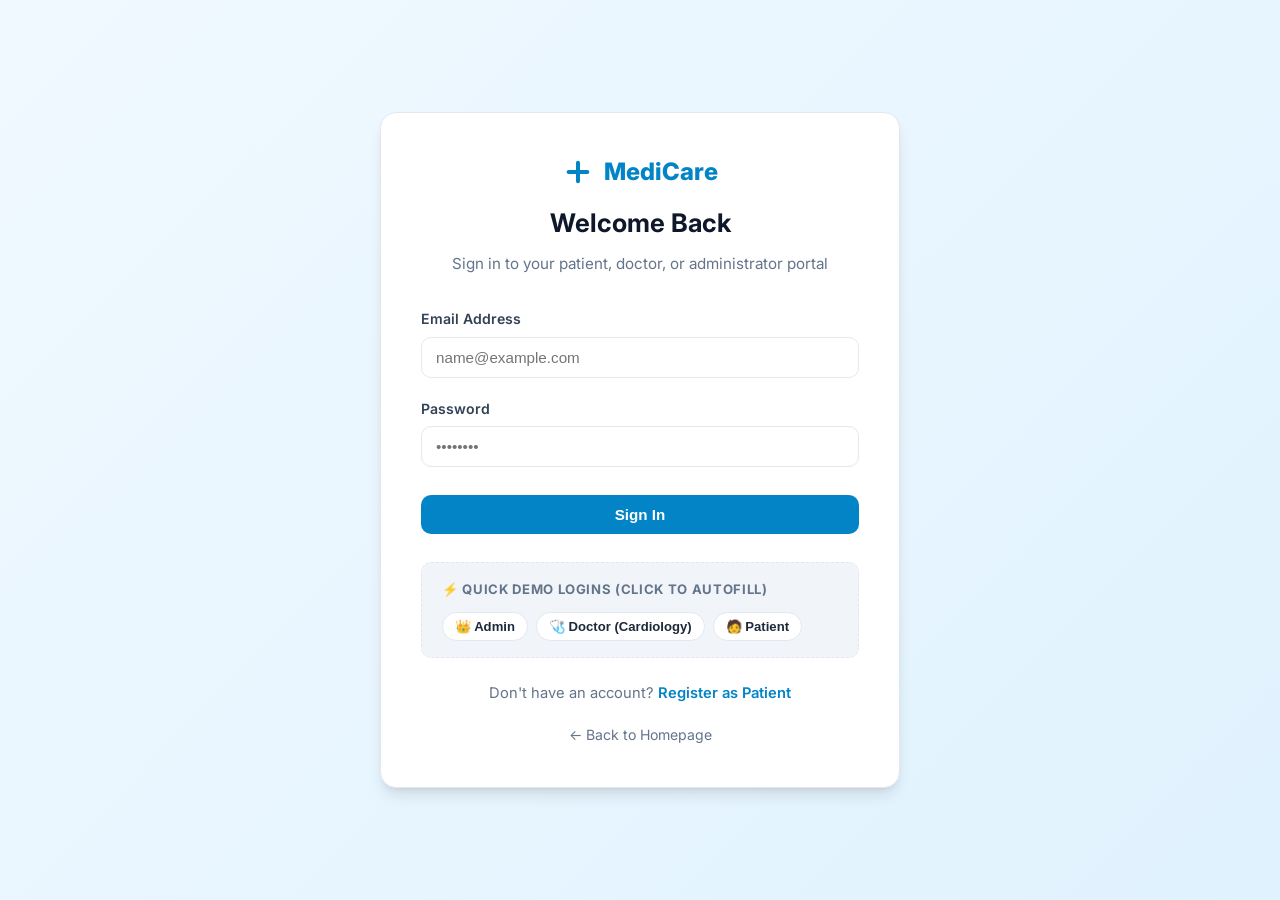
<file: frontend/patients.html>
<!DOCTYPE html>
<html lang="en">
<head>
    <meta charset="UTF-8">
    <meta name="viewport" content="width=device-width, initial-scale=1.0">
    <title>Patients Directory - MediCare</title>
    <link rel="stylesheet" href="css/style.css">
    <link rel="stylesheet" href="css/dashboard.css">
    <link href="https://fonts.googleapis.com/css2?family=Inter:wght@400;500;600;700;800&display=swap" rel="stylesheet">
</head>
<body>

    <div class="dashboard-layout">
        <!-- Sidebar Navigation -->
        <aside class="sidebar">
            <div class="sidebar-header">
                <a href="index.html" class="logo" style="font-size:1.15rem;">
                    <svg viewBox="0 0 24 24" width="28" height="28" fill="#0284c7">
                        <path d="M19 10.5h-5.5V5c0-.83-.67-1.5-1.5-1.5s-1.5.67-1.5 1.5v5.5H5c-.83 0-1.5.67-1.5 1.5s.67 1.5 1.5 1.5h5.5V19c0 .83.67 1.5 1.5 1.5s1.5-.67 1.5-1.5v-5.5H19c.83 0 1.5-.67 1.5-1.5s-.67-1.5-1.5-1.5z"/>
                    </svg>
                    <span>MediCare</span>
                </a>
            </div>

            <div class="sidebar-user">
                <div class="user-avatar-sm" id="sidebar-user-avatar">U</div>
                <div class="user-info-text">
                    <div class="user-name" id="sidebar-user-name">Loading...</div>
                    <div class="user-role-badge" id="sidebar-user-role">STAFF</div>
                </div>
            </div>

            <ul class="sidebar-menu">
                <li>
                    <a href="doctor-dashboard.html" id="menu-back">
                        <svg viewBox="0 0 24 24"><path d="M3 9l9-7 9 7v11a2 2 0 0 1-2 2H5a2 2 0 0 1-2-2z"></path><polyline points="9 22 9 12 15 12 15 22"></polyline></svg>
                        Dashboard
                    </a>
                </li>
                <li>
                    <a href="patients.html" class="active" id="menu-patients">
                        <svg viewBox="0 0 24 24"><path d="M17 21v-2a4 4 0 0 0-4-4H5a4 4 0 0 0-4 4v2"></path><circle cx="9" cy="7" r="4"></circle><path d="M23 21v-2a4 4 0 0 0-3-3.87"></path><path d="M16 3.13a4 4 0 0 1 0 7.75"></path></svg>
                        Patient Records
                    </a>
                </li>
            </ul>

            <div class="sidebar-footer">
                <button onclick="logout()" class="btn btn-outline btn-sm" style="width:100%;color:#ef4444;border-color:#ef4444;">
                    Logout
                </button>
            </div>
        </aside>

        <!-- Main Content Area -->
        <main class="main-content">
            <div class="topbar">
                <div class="topbar-title">Patient Records Directory</div>
                <div style="width:300px;">
                    <input type="text" id="patient-search" class="form-control" placeholder="🔍 Search patient by name or email...">
                </div>
            </div>

            <div class="content-body">
                <div class="table-card">
                    <div class="table-header">
                        <div class="table-title">Registered Patients Database</div>
                    </div>
                    <div class="table-responsive">
                        <table class="data-table">
                            <thead>
                                <tr>
                                    <th>Patient ID</th>
                                    <th>Full Name</th>
                                    <th>Email Address</th>
                                    <th>Phone</th>
                                    <th>Gender</th>
                                    <th>Date of Birth</th>
                                    <th>Address</th>
                                </tr>
                            </thead>
                            <tbody id="admin-patients-table">
                                <tr>
                                    <td colspan="7" style="text-align:center;padding:32px;color:#64748b;">
                                        Loading patient records...
                                    </td>
                                </tr>
                            </tbody>
                        </table>
                    </div>
                </div>
            </div>
        </main>
    </div>

    <!-- Scripts -->
    <script src="js/api.js"></script>
    <script src="js/auth.js"></script>
    <script src="js/admin.js"></script>
    <script>
        // Update sidebar links depending on whether viewer is Doctor or Admin
        document.addEventListener('DOMContentLoaded', () => {
            const user = requireAuth(['DOCTOR', 'ADMIN']);
            if (!user) return;
            initSidebarUser('menu-patients');
            if (user.role === 'ADMIN') {
                const backLink = document.getElementById('menu-back');
                if (backLink) backLink.href = 'admin-dashboard.html';
            }
        });
    </script>
</body>
</html>
</file>
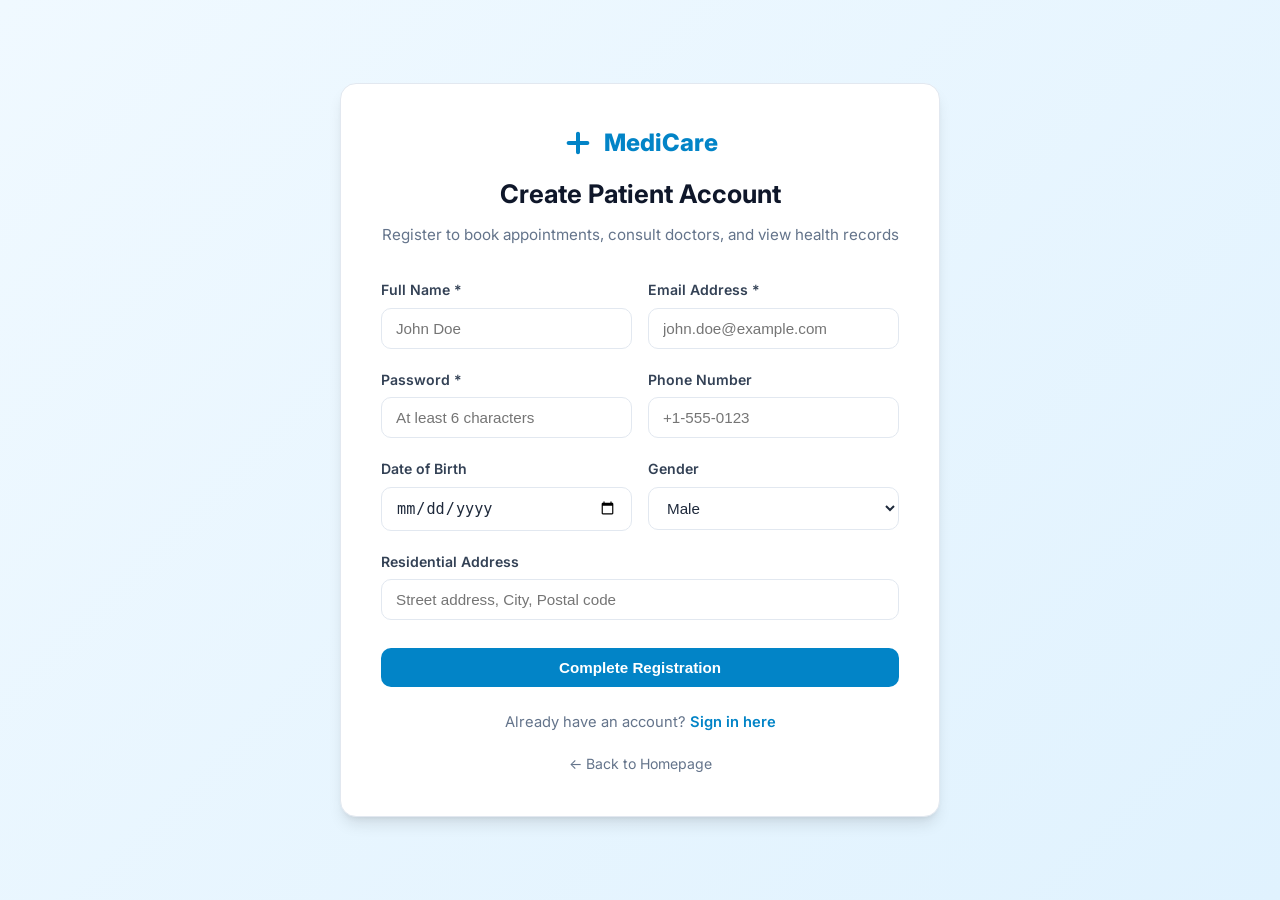
<file: frontend/register.html>
<!DOCTYPE html>
<html lang="en">
<head>
    <meta charset="UTF-8">
    <meta name="viewport" content="width=device-width, initial-scale=1.0">
    <title>Patient Registration - MediCare Hospital</title>
    <link rel="stylesheet" href="css/style.css">
    <link rel="stylesheet" href="css/auth.css">
    <link href="https://fonts.googleapis.com/css2?family=Inter:wght@400;500;600;700;800&display=swap" rel="stylesheet">
</head>
<body>

    <div class="auth-wrapper">
        <div class="auth-card" style="max-width: 600px;">
            <div class="auth-header">
                <a href="index.html" class="auth-logo">
                    <svg viewBox="0 0 24 24" width="32" height="32" fill="#0284c7">
                        <path d="M19 10.5h-5.5V5c0-.83-.67-1.5-1.5-1.5s-1.5.67-1.5 1.5v5.5H5c-.83 0-1.5.67-1.5 1.5s.67 1.5 1.5 1.5h5.5V19c0 .83.67 1.5 1.5 1.5s1.5-.67 1.5-1.5v-5.5H19c.83 0 1.5-.67 1.5-1.5s-.67-1.5-1.5-1.5z"/>
                    </svg>
                    <span>MediCare</span>
                </a>
                <h1 class="auth-title">Create Patient Account</h1>
                <p class="auth-subtitle">Register to book appointments, consult doctors, and view health records</p>
            </div>

            <form id="register-form">
                <div class="form-row">
                    <div class="form-group">
                        <label class="form-label" for="reg-name">Full Name *</label>
                        <input type="text" id="reg-name" class="form-control" placeholder="John Doe" required minlength="2">
                    </div>
                    <div class="form-group">
                        <label class="form-label" for="reg-email">Email Address *</label>
                        <input type="email" id="reg-email" class="form-control" placeholder="john.doe@example.com" required>
                    </div>
                </div>

                <div class="form-row">
                    <div class="form-group">
                        <label class="form-label" for="reg-password">Password *</label>
                        <input type="password" id="reg-password" class="form-control" placeholder="At least 6 characters" required minlength="6">
                    </div>
                    <div class="form-group">
                        <label class="form-label" for="reg-phone">Phone Number</label>
                        <input type="tel" id="reg-phone" class="form-control" placeholder="+1-555-0123">
                    </div>
                </div>

                <div class="form-row">
                    <div class="form-group">
                        <label class="form-label" for="reg-dob">Date of Birth</label>
                        <input type="date" id="reg-dob" class="form-control">
                    </div>
                    <div class="form-group">
                        <label class="form-label" for="reg-gender">Gender</label>
                        <select id="reg-gender" class="form-control">
                            <option value="MALE">Male</option>
                            <option value="FEMALE">Female</option>
                            <option value="OTHER">Other</option>
                        </select>
                    </div>
                </div>

                <div class="form-group">
                    <label class="form-label" for="reg-address">Residential Address</label>
                    <input type="text" id="reg-address" class="form-control" placeholder="Street address, City, Postal code">
                </div>

                <button type="submit" id="reg-btn" class="btn btn-primary" style="width:100%;margin-top:8px;">
                    Complete Registration
                </button>
            </form>

            <div class="auth-footer">
                Already have an account? <a href="login.html" style="font-weight:600;">Sign in here</a>
            </div>
            <div style="text-align:center;margin-top:16px;">
                <a href="index.html" style="font-size:0.88rem;color:#64748b;">← Back to Homepage</a>
            </div>
        </div>
    </div>

    <!-- Scripts -->
    <script src="js/api.js"></script>
    <script src="js/auth.js"></script>
    <script>
        document.getElementById('register-form').addEventListener('submit', async (e) => {
            e.preventDefault();

            const name = document.getElementById('reg-name').value.trim();
            const email = document.getElementById('reg-email').value.trim();
            const password = document.getElementById('reg-password').value;
            const phone = document.getElementById('reg-phone').value.trim();
            const dateOfBirth = document.getElementById('reg-dob').value;
            const gender = document.getElementById('reg-gender').value;
            const address = document.getElementById('reg-address').value.trim();

            const btn = document.getElementById('reg-btn');
            btn.disabled = true;
            btn.textContent = 'Registering Account...';

            const payload = {
                name,
                email,
                password,
                phone: phone || null,
                dateOfBirth: dateOfBirth || null,
                gender: gender || 'MALE',
                address: address || null
            };

            try {
                const res = await apiRequest('/auth/register', 'POST', payload);
                if (res.success && res.data) {
                    showToast('Registration successful! Logging you in...', 'success');
                    setCurrentUser(res.data);
                    setTimeout(() => {
                        window.location.href = 'patient-dashboard.html';
                    }, 1000);
                }
            } catch (err) {
                showToast(err.message || 'Registration failed', 'error');
                btn.disabled = false;
                btn.textContent = 'Complete Registration';
            }
        });
    </script>
</body>
</html>
</file>
<file: frontend/css/style.css>
/* ==========================================================================
   Hospital Appointment Booking System - Main Stylesheet
   Medical / Healthcare Modern Theme
   ========================================================================== */

:root {
    --primary: #0284c7;        /* Medical Sky Blue */
    --primary-hover: #0369a1;
    --primary-light: #e0f2fe;
    --secondary: #0f766e;      /* Medical Teal */
    --secondary-hover: #115e59;
    --secondary-light: #ccfbf1;
    
    --success: #10b981;
    --success-light: #d1fae5;
    --warning: #f59e0b;
    --warning-light: #fef3c7;
    --danger: #ef4444;
    --danger-light: #fee2e2;
    --info: #3b82f6;
    --info-light: #dbeafe;

    --text-main: #1e293b;
    --text-muted: #64748b;
    --text-light: #94a3b8;
    
    --bg-body: #f8fafc;
    --bg-card: #ffffff;
    --bg-alt: #f1f5f9;
    
    --border-color: #e2e8f0;
    --border-focus: #38bdf8;
    
    --shadow-sm: 0 1px 2px 0 rgb(0 0 0 / 0.05);
    --shadow-md: 0 4px 6px -1px rgb(0 0 0 / 0.1), 0 2px 4px -2px rgb(0 0 0 / 0.1);
    --shadow-lg: 0 10px 15px -3px rgb(0 0 0 / 0.1), 0 4px 6px -4px rgb(0 0 0 / 0.1);
    
    --radius-sm: 6px;
    --radius-md: 10px;
    --radius-lg: 16px;
    --radius-full: 9999px;

    --font-sans: 'Inter', -apple-system, BlinkMacSystemFont, 'Segoe UI', Roboto, Helvetica, Arial, sans-serif;
    --transition: all 0.2s ease-in-out;
}

/* Reset & Base Setup */
*, *::before, *::after {
    box-sizing: border-box;
    margin: 0;
    padding: 0;
}

body {
    font-family: var(--font-sans);
    background-color: var(--bg-body);
    color: var(--text-main);
    line-height: 1.6;
    -webkit-font-smoothing: antialiased;
}

a {
    color: var(--primary);
    text-decoration: none;
    transition: var(--transition);
}

a:hover {
    color: var(--primary-hover);
}

/* Layout Container */
.container {
    width: 100%;
    max-width: 1200px;
    margin: 0 auto;
    padding: 0 24px;
}

/* Header & Navigation */
.header {
    background: #ffffff;
    border-bottom: 1px solid var(--border-color);
    position: sticky;
    top: 0;
    z-index: 50;
    box-shadow: var(--shadow-sm);
}

.navbar {
    display: flex;
    justify-content: space-between;
    align-items: center;
    height: 72px;
}

.logo {
    display: flex;
    align-items: center;
    gap: 10px;
    font-size: 1.35rem;
    font-weight: 700;
    color: var(--primary);
}

.logo svg {
    width: 32px;
    height: 32px;
    fill: var(--primary);
}

.nav-links {
    display: flex;
    align-items: center;
    list-style: none;
    gap: 24px;
}

.nav-links a {
    color: var(--text-muted);
    font-weight: 500;
    font-size: 0.95rem;
    padding: 8px 12px;
    border-radius: var(--radius-sm);
}

.nav-links a:hover, .nav-links a.active {
    color: var(--primary);
    background: var(--primary-light);
}

.nav-actions {
    display: flex;
    align-items: center;
    gap: 12px;
}

/* Buttons */
.btn {
    display: inline-flex;
    align-items: center;
    justify-content: center;
    gap: 8px;
    font-weight: 600;
    font-size: 0.95rem;
    padding: 10px 20px;
    border-radius: var(--radius-md);
    cursor: pointer;
    border: 1px solid transparent;
    transition: var(--transition);
    text-align: center;
    white-space: nowrap;
}

.btn-primary {
    background-color: var(--primary);
    color: #ffffff;
}

.btn-primary:hover {
    background-color: var(--primary-hover);
    color: #ffffff;
}

.btn-secondary {
    background-color: var(--secondary);
    color: #ffffff;
}

.btn-secondary:hover {
    background-color: var(--secondary-hover);
    color: #ffffff;
}

.btn-outline {
    background-color: transparent;
    border-color: var(--primary);
    color: var(--primary);
}

.btn-outline:hover {
    background-color: var(--primary-light);
    color: var(--primary-hover);
}

.btn-danger {
    background-color: var(--danger);
    color: #ffffff;
}

.btn-danger:hover {
    background-color: #dc2626;
}

.btn-sm {
    padding: 6px 12px;
    font-size: 0.85rem;
    border-radius: var(--radius-sm);
}

.btn-lg {
    padding: 14px 28px;
    font-size: 1.05rem;
}

/* Hero Section */
.hero {
    background: linear-gradient(135deg, #f0f9ff 0%, #e0f2fe 100%);
    padding: 80px 0;
    border-bottom: 1px solid var(--border-color);
}

.hero-content {
    display: grid;
    grid-template-columns: 1.2fr 0.8fr;
    gap: 48px;
    align-items: center;
}

.hero-title {
    font-size: 3rem;
    font-weight: 800;
    line-height: 1.15;
    color: #0f172a;
    margin-bottom: 20px;
}

.hero-title span {
    color: var(--primary);
}

.hero-subtitle {
    font-size: 1.2rem;
    color: var(--text-muted);
    margin-bottom: 32px;
    max-width: 540px;
}

.hero-badges {
    display: flex;
    flex-wrap: wrap;
    gap: 16px;
    margin-top: 32px;
}

.hero-badge-item {
    display: flex;
    align-items: center;
    gap: 8px;
    font-size: 0.9rem;
    color: var(--text-muted);
    font-weight: 500;
}

.hero-card {
    background: #ffffff;
    border-radius: var(--radius-lg);
    padding: 32px;
    box-shadow: var(--shadow-lg);
    border: 1px solid var(--border-color);
}

/* Sections */
.section {
    padding: 80px 0;
}

.section-header {
    text-align: center;
    margin-bottom: 48px;
}

.section-title {
    font-size: 2.2rem;
    font-weight: 700;
    color: #0f172a;
    margin-bottom: 12px;
}

.section-subtitle {
    color: var(--text-muted);
    font-size: 1.1rem;
    max-width: 600px;
    margin: 0 auto;
}

/* Grid & Cards */
.grid-3 {
    display: grid;
    grid-template-columns: repeat(auto-fit, minmax(300px, 1fr));
    gap: 28px;
}

.grid-4 {
    display: grid;
    grid-template-columns: repeat(auto-fit, minmax(240px, 1fr));
    gap: 24px;
}

.card {
    background: var(--bg-card);
    border-radius: var(--radius-md);
    border: 1px solid var(--border-color);
    padding: 24px;
    box-shadow: var(--shadow-sm);
    transition: var(--transition);
}

.card:hover {
    box-shadow: var(--shadow-md);
    transform: translateY(-2px);
}

.service-card {
    text-align: center;
}

.service-icon {
    width: 64px;
    height: 64px;
    background: var(--primary-light);
    color: var(--primary);
    border-radius: var(--radius-md);
    display: inline-flex;
    align-items: center;
    justify-content: center;
    font-size: 1.75rem;
    margin-bottom: 20px;
}

/* Doctor Card */
.doctor-card {
    display: flex;
    flex-direction: column;
    height: 100%;
}

.doctor-avatar {
    width: 80px;
    height: 80px;
    border-radius: var(--radius-full);
    background: var(--primary-light);
    color: var(--primary);
    display: flex;
    align-items: center;
    justify-content: center;
    font-size: 1.75rem;
    font-weight: 700;
    margin-bottom: 16px;
}

.doctor-name {
    font-size: 1.25rem;
    font-weight: 700;
    color: #0f172a;
    margin-bottom: 4px;
}

.doctor-specialty {
    color: var(--secondary);
    font-weight: 600;
    font-size: 0.95rem;
    margin-bottom: 8px;
}

.doctor-meta {
    font-size: 0.88rem;
    color: var(--text-muted);
    margin-bottom: 16px;
    display: flex;
    flex-direction: column;
    gap: 4px;
}

.doctor-fee {
    font-size: 1.15rem;
    font-weight: 700;
    color: #0f172a;
    margin-top: auto;
    padding-top: 16px;
    border-top: 1px solid var(--border-color);
    display: flex;
    justify-content: space-between;
    align-items: center;
}

/* Status Badges */
.badge {
    display: inline-flex;
    align-items: center;
    gap: 6px;
    padding: 4px 10px;
    border-radius: var(--radius-full);
    font-size: 0.8rem;
    font-weight: 600;
    text-transform: uppercase;
    letter-spacing: 0.03em;
}

.badge-pending {
    background-color: var(--warning-light);
    color: #b45309;
}

.badge-confirmed {
    background-color: var(--success-light);
    color: #065f46;
}

.badge-completed {
    background-color: var(--info-light);
    color: #1e40af;
}

.badge-cancelled {
    background-color: var(--danger-light);
    color: #991b1b;
}

.badge-available {
    background-color: var(--success-light);
    color: #065f46;
}

.badge-unavailable {
    background-color: var(--danger-light);
    color: #991b1b;
}

/* Toast Notifications */
.toast-container {
    position: fixed;
    bottom: 24px;
    right: 24px;
    z-index: 9999;
    display: flex;
    flex-direction: column;
    gap: 12px;
}

.toast {
    min-width: 300px;
    max-width: 400px;
    padding: 14px 20px;
    border-radius: var(--radius-md);
    background: #ffffff;
    box-shadow: var(--shadow-lg);
    border-left: 5px solid var(--primary);
    font-size: 0.95rem;
    color: var(--text-main);
    display: flex;
    align-items: center;
    justify-content: space-between;
    animation: slideIn 0.3s ease;
}

.toast-success {
    border-left-color: var(--success);
}

.toast-error {
    border-left-color: var(--danger);
}

.toast-info {
    border-left-color: var(--info);
}

@keyframes slideIn {
    from {
        transform: translateX(100%);
        opacity: 0;
    }
    to {
        transform: translateX(0);
        opacity: 1;
    }
}

/* Footer */
.footer {
    background: #0f172a;
    color: #94a3b8;
    padding: 60px 0 30px;
    border-top: 1px solid #1e293b;
}

.footer-grid {
    display: grid;
    grid-template-columns: 2fr 1fr 1fr 1fr;
    gap: 40px;
    margin-bottom: 40px;
}

.footer-brand h3 {
    color: #ffffff;
    font-size: 1.4rem;
    margin-bottom: 12px;
}

.footer-title {
    color: #ffffff;
    font-size: 1rem;
    font-weight: 600;
    margin-bottom: 16px;
}

.footer-links {
    list-style: none;
    display: flex;
    flex-direction: column;
    gap: 10px;
}

.footer-links a {
    color: #94a3b8;
}

.footer-links a:hover {
    color: #ffffff;
}

.footer-bottom {
    text-align: center;
    padding-top: 30px;
    border-top: 1px solid #1e293b;
    font-size: 0.88rem;
}

/* Responsive */
@media (max-width: 900px) {
    .hero-content {
        grid-template-columns: 1fr;
        text-align: center;
    }
    .hero-subtitle {
        margin: 0 auto 32px;
    }
    .hero-badges {
        justify-content: center;
    }
    .footer-grid {
        grid-template-columns: 1fr 1fr;
    }
}

@media (max-width: 640px) {
    .navbar {
        flex-direction: column;
        height: auto;
        padding: 16px 0;
        gap: 16px;
    }
    .hero-title {
        font-size: 2.2rem;
    }
    .footer-grid {
        grid-template-columns: 1fr;
    }
}
</file>
<file: frontend/css/smart-features.css>
/* ==========================================================================
   SMART FEATURES STYLES - MediCare Hospital System
   Supports: Chatbot, Notifications, QR Pass, Symptom Finder, Marketplace & Analytics
   ========================================================================== */

/* --------------------------------------------------------------------------
   1. FLOATING CHATBOT WIDGET
   -------------------------------------------------------------------------- */
.chat-launcher {
    position: fixed;
    bottom: 24px;
    right: 24px;
    width: 60px;
    height: 60px;
    border-radius: 50%;
    background: linear-gradient(135deg, #0284c7 0%, #0369a1 100%);
    color: #ffffff;
    box-shadow: 0 8px 24px rgba(2, 132, 199, 0.4);
    display: flex;
    align-items: center;
    justify-content: center;
    cursor: pointer;
    z-index: 9999;
    border: none;
    transition: transform 0.2s cubic-bezier(0.34, 1.56, 0.64, 1), box-shadow 0.2s ease;
}

.chat-launcher:hover {
    transform: scale(1.08);
    box-shadow: 0 12px 28px rgba(2, 132, 199, 0.5);
}

.chat-launcher svg {
    width: 28px;
    height: 28px;
    fill: currentColor;
}

.chat-badge-pulse {
    position: absolute;
    top: 2px;
    right: 2px;
    width: 14px;
    height: 14px;
    background-color: #10b981;
    border: 2px solid #ffffff;
    border-radius: 50%;
}

.chat-window {
    position: fixed;
    bottom: 96px;
    right: 24px;
    width: 400px;
    max-width: calc(100vw - 32px);
    height: 600px;
    max-height: calc(100vh - 120px);
    background: #ffffff;
    border-radius: 20px;
    box-shadow: 0 20px 40px rgba(15, 23, 42, 0.2);
    display: none;
    flex-direction: column;
    overflow: hidden;
    z-index: 9999;
    border: 1px solid #e2e8f0;
    animation: chatSlideUp 0.25s ease-out;
}

.chat-window.open {
    display: flex;
}

@keyframes chatSlideUp {
    from { opacity: 0; transform: translateY(16px); }
    to { opacity: 1; transform: translateY(0); }
}

.chat-header {
    background: linear-gradient(135deg, #0284c7 0%, #0f766e 100%);
    color: #ffffff;
    padding: 16px 20px;
    display: flex;
    align-items: center;
    justify-content: space-between;
}

.chat-header-title {
    display: flex;
    align-items: center;
    gap: 10px;
    font-weight: 700;
    font-size: 1rem;
}

.chat-status-dot {
    width: 8px;
    height: 8px;
    background: #4ade80;
    border-radius: 50%;
    box-shadow: 0 0 6px #4ade80;
}

.chat-close-btn {
    background: none;
    border: none;
    color: #ffffff;
    font-size: 1.5rem;
    cursor: pointer;
    line-height: 1;
    opacity: 0.85;
}
.chat-close-btn:hover { opacity: 1; }

.chat-disclaimer-banner {
    background: #f8fafc;
    border-bottom: 1px solid #e2e8f0;
    padding: 8px 14px;
    font-size: 0.75rem;
    color: #64748b;
    display: flex;
    align-items: center;
    gap: 6px;
}

.chat-messages {
    flex: 1;
    overflow-y: auto;
    padding: 16px;
    display: flex;
    flex-direction: column;
    gap: 12px;
    background: #f8fafc;
}

.chat-msg {
    max-width: 85%;
    padding: 12px 14px;
    border-radius: 14px;
    font-size: 0.88rem;
    line-height: 1.45;
    word-break: break-word;
    position: relative;
}

.chat-msg-bot {
    align-self: flex-start;
    background: #ffffff;
    color: #1e293b;
    border: 1px solid #e2e8f0;
    border-top-left-radius: 4px;
    box-shadow: 0 2px 4px rgba(0,0,0,0.02);
}

.chat-msg-user {
    align-self: flex-end;
    background: #0284c7;
    color: #ffffff;
    border-top-right-radius: 4px;
}

.chat-msg-emergency {
    align-self: flex-start;
    background: #fef2f2;
    color: #991b1b;
    border: 1px solid #fecaca;
    border-left: 4px solid #ef4444;
}

.chat-actions-container {
    display: flex;
    flex-wrap: wrap;
    gap: 6px;
    margin-top: 8px;
}

.chat-action-btn {
    background: #f0f9ff;
    color: #0284c7;
    border: 1px solid #bae6fd;
    padding: 6px 12px;
    border-radius: 20px;
    font-size: 0.8rem;
    font-weight: 600;
    cursor: pointer;
    text-decoration: none;
    transition: all 0.15s ease;
    display: inline-block;
}

.chat-action-btn:hover {
    background: #0284c7;
    color: #ffffff;
    border-color: #0284c7;
}

.chat-quick-chips {
    padding: 8px 14px;
    display: flex;
    gap: 6px;
    overflow-x: auto;
    white-space: nowrap;
    border-top: 1px solid #e2e8f0;
    background: #ffffff;
}

.chat-quick-chip {
    background: #f1f5f9;
    color: #475569;
    border: 1px solid #e2e8f0;
    border-radius: 16px;
    padding: 5px 10px;
    font-size: 0.75rem;
    font-weight: 500;
    cursor: pointer;
}
.chat-quick-chip:hover {
    background: #e2e8f0;
    color: #1e293b;
}

.chat-input-bar {
    padding: 12px 14px;
    border-top: 1px solid #e2e8f0;
    background: #ffffff;
    display: flex;
    gap: 8px;
    align-items: center;
}

.chat-input {
    flex: 1;
    border: 1px solid #cbd5e1;
    border-radius: 24px;
    padding: 10px 16px;
    font-size: 0.88rem;
    outline: none;
    transition: border-color 0.2s ease;
}

.chat-input:focus {
    border-color: #0284c7;
}

.chat-send-btn {
    background: #0284c7;
    color: #ffffff;
    border: none;
    width: 38px;
    height: 38px;
    border-radius: 50%;
    display: flex;
    align-items: center;
    justify-content: center;
    cursor: pointer;
    transition: background 0.2s ease;
}
.chat-send-btn:hover { background: #0369a1; }

/* --------------------------------------------------------------------------
   2. NOTIFICATIONS BELL & DROPDOWN DRAWER
   -------------------------------------------------------------------------- */
.notification-bell-container {
    position: relative;
    display: inline-block;
    margin-right: 12px;
}

.notification-bell-btn {
    background: #f1f5f9;
    border: 1px solid #e2e8f0;
    width: 40px;
    height: 40px;
    border-radius: 10px;
    display: flex;
    align-items: center;
    justify-content: center;
    cursor: pointer;
    color: #475569;
    transition: all 0.2s ease;
}

.notification-bell-btn:hover {
    background: #e2e8f0;
    color: #0284c7;
}

.notification-badge {
    position: absolute;
    top: -4px;
    right: -4px;
    background: #ef4444;
    color: #ffffff;
    font-size: 0.7rem;
    font-weight: 700;
    min-width: 18px;
    height: 18px;
    border-radius: 9px;
    display: flex;
    align-items: center;
    justify-content: center;
    padding: 0 4px;
    border: 2px solid #ffffff;
}

.notification-dropdown {
    position: absolute;
    top: 50px;
    right: 0;
    width: 340px;
    background: #ffffff;
    border: 1px solid #e2e8f0;
    border-radius: 14px;
    box-shadow: 0 16px 32px rgba(15, 23, 42, 0.15);
    display: none;
    flex-direction: column;
    z-index: 1000;
    overflow: hidden;
}

.notification-dropdown.show {
    display: flex;
}

.notification-header {
    padding: 12px 16px;
    border-bottom: 1px solid #f1f5f9;
    display: flex;
    align-items: center;
    justify-content: space-between;
    font-weight: 700;
    font-size: 0.9rem;
    color: #1e293b;
}

.notification-list {
    max-height: 360px;
    overflow-y: auto;
}

.notification-item {
    padding: 12px 16px;
    border-bottom: 1px solid #f8fafc;
    cursor: pointer;
    transition: background 0.15s ease;
    display: flex;
    gap: 10px;
}

.notification-item:hover {
    background: #f8fafc;
}

.notification-item.unread {
    background: #f0f9ff;
}

.notification-item-icon {
    width: 32px;
    height: 32px;
    border-radius: 8px;
    display: flex;
    align-items: center;
    justify-content: center;
    font-size: 1rem;
    flex-shrink: 0;
}

.notification-item-content {
    flex: 1;
}

.notification-item-title {
    font-weight: 600;
    font-size: 0.85rem;
    color: #1e293b;
    margin-bottom: 2px;
}

.notification-item-msg {
    font-size: 0.78rem;
    color: #64748b;
    line-height: 1.35;
}

.notification-item-time {
    font-size: 0.7rem;
    color: #94a3b8;
    margin-top: 4px;
}

/* --------------------------------------------------------------------------
   3. DIGITAL QR APPOINTMENT PASS
   -------------------------------------------------------------------------- */
.qr-pass-modal {
    max-width: 500px;
}

.digital-pass-card {
    background: #ffffff;
    border: 2px solid #e2e8f0;
    border-radius: 18px;
    overflow: hidden;
    box-shadow: 0 10px 25px rgba(0,0,0,0.06);
    position: relative;
}

.pass-header {
    background: linear-gradient(135deg, #0284c7 0%, #0369a1 100%);
    color: #ffffff;
    padding: 20px;
    display: flex;
    justify-content: space-between;
    align-items: center;
}

.pass-hospital-name {
    font-size: 1.15rem;
    font-weight: 800;
    letter-spacing: -0.02em;
}

.pass-status-pill {
    background: rgba(255, 255, 255, 0.2);
    backdrop-filter: blur(4px);
    padding: 4px 10px;
    border-radius: 20px;
    font-size: 0.75rem;
    font-weight: 700;
    text-transform: uppercase;
    letter-spacing: 0.05em;
}

.pass-body {
    padding: 20px;
}

.pass-grid {
    display: grid;
    grid-template-columns: 1fr 1fr;
    gap: 16px;
    margin-bottom: 20px;
}

.pass-field-label {
    font-size: 0.72rem;
    color: #64748b;
    text-transform: uppercase;
    font-weight: 600;
    margin-bottom: 3px;
}

.pass-field-val {
    font-size: 0.95rem;
    font-weight: 700;
    color: #0f172a;
}

.pass-wait-box {
    background: #f0fdf4;
    border: 1px solid #bbf7d0;
    border-radius: 12px;
    padding: 12px;
    display: flex;
    align-items: center;
    gap: 12px;
    margin-bottom: 20px;
}

.pass-wait-icon {
    font-size: 1.5rem;
}

.pass-wait-text {
    font-size: 0.85rem;
    color: #166534;
}

.pass-qr-center {
    display: flex;
    flex-direction: column;
    align-items: center;
    justify-content: center;
    padding: 16px 0;
    border-top: 2px dashed #e2e8f0;
}

.pass-qr-code {
    width: 170px;
    height: 170px;
    padding: 8px;
    background: #ffffff;
    border: 1px solid #cbd5e1;
    border-radius: 12px;
    display: flex;
    align-items: center;
    justify-content: center;
}

.pass-qr-token {
    font-family: monospace;
    font-size: 0.75rem;
    color: #64748b;
    margin-top: 8px;
    word-break: break-all;
    max-width: 280px;
    text-align: center;
}

/* --------------------------------------------------------------------------
   4. SYMPTOM -> SPECIALIST FINDER
   -------------------------------------------------------------------------- */
.symptom-finder-card {
    background: linear-gradient(135deg, #f0f9ff 0%, #e0f2fe 100%);
    border: 1px solid #bae6fd;
    border-radius: 16px;
    padding: 24px;
    margin-bottom: 28px;
}

.symptom-input-row {
    display: flex;
    gap: 12px;
    margin-top: 14px;
}

.symptom-textarea {
    flex: 1;
    border: 1px solid #94a3b8;
    border-radius: 10px;
    padding: 12px 16px;
    font-size: 0.95rem;
    font-family: inherit;
    resize: vertical;
    min-height: 52px;
    background: #ffffff;
}

.emergency-alert-card {
    background: #fef2f2;
    border: 2px solid #ef4444;
    border-radius: 12px;
    padding: 16px 20px;
    color: #991b1b;
    margin-top: 16px;
    display: flex;
    align-items: flex-start;
    gap: 14px;
    animation: alertPulse 1.5s infinite;
}

@keyframes alertPulse {
    0%, 100% { box-shadow: 0 0 0 0 rgba(239, 68, 68, 0.4); }
    50% { box-shadow: 0 0 0 8px rgba(239, 68, 68, 0); }
}

.recommendations-grid {
    display: grid;
    grid-template-columns: repeat(auto-fill, minmax(320px, 1fr));
    gap: 16px;
    margin-top: 18px;
}

.recommendation-card {
    background: #ffffff;
    border: 1px solid #e2e8f0;
    border-radius: 14px;
    padding: 18px;
    box-shadow: 0 4px 6px rgba(0,0,0,0.03);
    transition: transform 0.2s ease;
}

.recommendation-card:hover {
    transform: translateY(-2px);
    box-shadow: 0 8px 16px rgba(0,0,0,0.06);
}

.rec-header {
    display: flex;
    justify-content: space-between;
    align-items: center;
    margin-bottom: 10px;
}

.rec-spec {
    font-weight: 700;
    font-size: 1.1rem;
    color: #0369a1;
}

.rec-confidence {
    font-size: 0.72rem;
    font-weight: 700;
    padding: 2px 8px;
    border-radius: 12px;
}
.rec-confidence.HIGH { background: #dcfce7; color: #15803d; }
.rec-confidence.MEDIUM { background: #fef9c3; color: #a16207; }
.rec-confidence.LOW { background: #f1f5f9; color: #475569; }
.rec-confidence.CRITICAL { background: #fee2e2; color: #b91c1c; }

.rec-explanation {
    font-size: 0.86rem;
    color: #475569;
    margin-bottom: 12px;
    line-height: 1.4;
}

.rec-keywords {
    display: flex;
    flex-wrap: wrap;
    gap: 4px;
    margin-bottom: 14px;
}

.rec-keyword-chip {
    background: #f1f5f9;
    color: #64748b;
    font-size: 0.72rem;
    padding: 2px 8px;
    border-radius: 6px;
}

.rec-doc-mini {
    display: flex;
    align-items: center;
    justify-content: space-between;
    padding: 8px 0;
    border-top: 1px solid #f1f5f9;
}

/* --------------------------------------------------------------------------
   5. SLOT MARKETPLACE & SMART SLOTS
   -------------------------------------------------------------------------- */
.marketplace-badge {
    background: #fef3c7;
    color: #92400e;
    border: 1px solid #fde68a;
    font-size: 0.72rem;
    font-weight: 700;
    padding: 2px 8px;
    border-radius: 6px;
    text-transform: uppercase;
}

.smart-slot-btn {
    display: flex;
    flex-direction: column;
    align-items: center;
    justify-content: center;
    padding: 10px 8px;
    min-height: 60px;
    position: relative;
}

.smart-slot-wait {
    font-size: 0.7rem;
    margin-top: 3px;
    font-weight: 500;
}

.smart-slot-tag {
    font-size: 0.65rem;
    font-weight: 700;
    border-radius: 4px;
    padding: 1px 4px;
    margin-top: 2px;
}
.smart-slot-tag.success { background: #dcfce7; color: #166534; }
.smart-slot-tag.info { background: #e0f2fe; color: #0369a1; }
.smart-slot-tag.warning { background: #fef3c7; color: #92400e; }
.smart-slot-tag.danger { background: #fee2e2; color: #991b1b; }

/* --------------------------------------------------------------------------
   6. ANALYTICS & INSIGHTS WIDGETS
   -------------------------------------------------------------------------- */
.analytics-grid {
    display: grid;
    grid-template-columns: repeat(auto-fit, minmax(280px, 1fr));
    gap: 20px;
    margin-bottom: 24px;
}

.chart-card {
    background: #ffffff;
    border: 1px solid #e2e8f0;
    border-radius: 14px;
    padding: 20px;
    box-shadow: 0 2px 4px rgba(0,0,0,0.02);
}

.chart-header {
    font-size: 1rem;
    font-weight: 700;
    color: #1e293b;
    margin-bottom: 16px;
    display: flex;
    align-items: center;
    justify-content: space-between;
}

.bar-row {
    display: flex;
    align-items: center;
    margin-bottom: 10px;
    font-size: 0.85rem;
}

.bar-label {
    width: 90px;
    color: #64748b;
    font-weight: 500;
}

.bar-track {
    flex: 1;
    height: 12px;
    background: #f1f5f9;
    border-radius: 6px;
    overflow: hidden;
    margin: 0 10px;
}

.bar-fill {
    height: 100%;
    border-radius: 6px;
    background: #0284c7;
    transition: width 0.4s ease;
}

.bar-val {
    width: 40px;
    text-align: right;
    font-weight: 600;
    color: #0f172a;
}
</file>
<file: frontend/css/dashboard.css>
/* ==========================================================================
   Hospital Appointment Booking System - Dashboard Stylesheet
   Patient, Doctor, and Admin Portal Styles
   ========================================================================== */

/* Dashboard Layout */
.dashboard-layout {
    display: flex;
    min-height: 100vh;
    background-color: var(--bg-body);
}

/* Sidebar */
.sidebar {
    width: 260px;
    background: #ffffff;
    border-right: 1px solid var(--border-color);
    display: flex;
    flex-direction: column;
    flex-shrink: 0;
    position: sticky;
    top: 0;
    height: 100vh;
    transition: var(--transition);
}

.sidebar-header {
    padding: 24px;
    border-bottom: 1px solid var(--border-color);
    display: flex;
    align-items: center;
    gap: 12px;
}

.sidebar-brand {
    font-size: 1.2rem;
    font-weight: 700;
    color: var(--primary);
}

.sidebar-user {
    padding: 20px 24px;
    border-bottom: 1px solid var(--border-color);
    background: var(--bg-alt);
    display: flex;
    align-items: center;
    gap: 12px;
}

.user-avatar-sm {
    width: 44px;
    height: 44px;
    border-radius: var(--radius-full);
    background: var(--primary-light);
    color: var(--primary);
    font-weight: 700;
    display: flex;
    align-items: center;
    justify-content: center;
    font-size: 1.1rem;
}

.user-info-text {
    overflow: hidden;
}

.user-name {
    font-weight: 600;
    font-size: 0.95rem;
    white-space: nowrap;
    text-overflow: ellipsis;
    overflow: hidden;
}

.user-role-badge {
    font-size: 0.75rem;
    font-weight: 600;
    color: var(--primary);
    text-transform: uppercase;
}

.sidebar-menu {
    list-style: none;
    padding: 16px 12px;
    flex-grow: 1;
    overflow-y: auto;
}

.sidebar-menu li {
    margin-bottom: 4px;
}

.sidebar-menu a {
    display: flex;
    align-items: center;
    gap: 12px;
    padding: 12px 16px;
    color: var(--text-muted);
    font-weight: 500;
    border-radius: var(--radius-md);
    transition: var(--transition);
}

.sidebar-menu a svg {
    width: 20px;
    height: 20px;
    stroke: currentColor;
    fill: none;
    stroke-width: 2;
    stroke-linecap: round;
    stroke-linejoin: round;
}

.sidebar-menu a:hover {
    color: var(--primary);
    background-color: var(--primary-light);
}

.sidebar-menu a.active {
    color: #ffffff;
    background-color: var(--primary);
    font-weight: 600;
}

.sidebar-menu a.active svg {
    stroke: #ffffff;
}

.sidebar-footer {
    padding: 16px;
    border-top: 1px solid var(--border-color);
}

/* Main Dashboard Area */
.main-content {
    flex-grow: 1;
    display: flex;
    flex-direction: column;
    overflow-x: hidden;
}

.topbar {
    height: 72px;
    background: #ffffff;
    border-bottom: 1px solid var(--border-color);
    display: flex;
    align-items: center;
    justify-content: space-between;
    padding: 0 32px;
    position: sticky;
    top: 0;
    z-index: 40;
}

.topbar-title {
    font-size: 1.4rem;
    font-weight: 700;
    color: #0f172a;
}

.content-body {
    padding: 32px;
    flex-grow: 1;
}

/* Stats Cards */
.stats-grid {
    display: grid;
    grid-template-columns: repeat(auto-fit, minmax(220px, 1fr));
    gap: 24px;
    margin-bottom: 32px;
}

.stat-card {
    background: #ffffff;
    padding: 24px;
    border-radius: var(--radius-md);
    border: 1px solid var(--border-color);
    box-shadow: var(--shadow-sm);
    display: flex;
    align-items: center;
    justify-content: space-between;
}

.stat-info h4 {
    font-size: 0.88rem;
    color: var(--text-muted);
    font-weight: 500;
    text-transform: uppercase;
    letter-spacing: 0.05em;
    margin-bottom: 6px;
}

.stat-info .stat-number {
    font-size: 2rem;
    font-weight: 800;
    color: #0f172a;
}

.stat-icon {
    width: 52px;
    height: 52px;
    border-radius: var(--radius-md);
    display: flex;
    align-items: center;
    justify-content: center;
    font-size: 1.5rem;
}

.stat-blue {
    background: var(--primary-light);
    color: var(--primary);
}

.stat-teal {
    background: var(--secondary-light);
    color: var(--secondary);
}

.stat-amber {
    background: var(--warning-light);
    color: var(--warning);
}

.stat-green {
    background: var(--success-light);
    color: var(--success);
}

/* Data Tables */
.table-card {
    background: #ffffff;
    border-radius: var(--radius-md);
    border: 1px solid var(--border-color);
    box-shadow: var(--shadow-sm);
    margin-bottom: 32px;
    overflow: hidden;
}

.table-header {
    padding: 20px 24px;
    border-bottom: 1px solid var(--border-color);
    display: flex;
    justify-content: space-between;
    align-items: center;
}

.table-title {
    font-size: 1.15rem;
    font-weight: 700;
    color: #0f172a;
}

.table-responsive {
    overflow-x: auto;
    width: 100%;
}

.data-table {
    width: 100%;
    border-collapse: collapse;
    text-align: left;
    font-size: 0.92rem;
}

.data-table th {
    background: var(--bg-alt);
    padding: 14px 20px;
    color: var(--text-muted);
    font-weight: 600;
    font-size: 0.82rem;
    text-transform: uppercase;
    letter-spacing: 0.05em;
    border-bottom: 1px solid var(--border-color);
}

.data-table td {
    padding: 16px 20px;
    border-bottom: 1px solid var(--border-color);
    color: var(--text-main);
    vertical-align: middle;
}

.data-table tr:last-child td {
    border-bottom: none;
}

.data-table tr:hover td {
    background: #f8fafc;
}

/* Modals */
.modal-backdrop {
    position: fixed;
    top: 0;
    left: 0;
    width: 100%;
    height: 100%;
    background: rgba(15, 23, 42, 0.6);
    backdrop-filter: blur(4px);
    z-index: 100;
    display: none;
    align-items: center;
    justify-content: center;
    padding: 20px;
}

.modal-backdrop.active {
    display: flex;
}

.modal-content {
    background: #ffffff;
    border-radius: var(--radius-lg);
    box-shadow: var(--shadow-lg);
    width: 100%;
    max-width: 600px;
    overflow: hidden;
    animation: modalPop 0.25s cubic-bezier(0.16, 1, 0.3, 1);
}

@keyframes modalPop {
    from {
        opacity: 0;
        transform: scale(0.95);
    }
    to {
        opacity: 1;
        transform: scale(1);
    }
}

.modal-header {
    padding: 20px 24px;
    border-bottom: 1px solid var(--border-color);
    display: flex;
    justify-content: space-between;
    align-items: center;
}

.modal-title {
    font-size: 1.25rem;
    font-weight: 700;
}

.modal-close {
    background: transparent;
    border: none;
    font-size: 1.5rem;
    color: var(--text-muted);
    cursor: pointer;
    line-height: 1;
}

.modal-body {
    padding: 24px;
    max-height: 70vh;
    overflow-y: auto;
}

.modal-footer {
    padding: 16px 24px;
    border-top: 1px solid var(--border-color);
    display: flex;
    justify-content: flex-end;
    gap: 12px;
    background: var(--bg-alt);
}

/* Time Slot Grid */
.slot-grid {
    display: grid;
    grid-template-columns: repeat(auto-fill, minmax(90px, 1fr));
    gap: 12px;
    margin-top: 12px;
}

.slot-btn {
    padding: 10px 8px;
    border: 1px solid var(--border-color);
    background: #ffffff;
    border-radius: var(--radius-sm);
    font-weight: 600;
    font-size: 0.9rem;
    cursor: pointer;
    text-align: center;
    transition: var(--transition);
}

.slot-btn:hover:not(:disabled) {
    border-color: var(--primary);
    background: var(--primary-light);
    color: var(--primary);
}

.slot-btn.selected {
    background: var(--primary);
    color: #ffffff;
    border-color: var(--primary);
}

.slot-btn:disabled {
    background: #f1f5f9;
    color: #94a3b8;
    cursor: not-allowed;
    text-decoration: line-through;
    opacity: 0.7;
}

/* Responsive Dashboard */
@media (max-width: 900px) {
    .sidebar {
        position: fixed;
        left: -260px;
        z-index: 90;
    }
    .sidebar.open {
        left: 0;
    }
    .content-body {
        padding: 20px;
    }
}
</file>
<file: frontend/css/auth.css>
/* ==========================================================================
   Hospital Appointment Booking System - Authentication Stylesheet
   ========================================================================== */

.auth-wrapper {
    min-height: 100vh;
    display: flex;
    align-items: center;
    justify-content: center;
    padding: 40px 20px;
    background: linear-gradient(135deg, #f0f9ff 0%, #e0f2fe 100%);
}

.auth-card {
    background: #ffffff;
    border-radius: var(--radius-lg);
    box-shadow: var(--shadow-lg);
    border: 1px solid var(--border-color);
    width: 100%;
    max-width: 520px;
    padding: 40px;
}

.auth-header {
    text-align: center;
    margin-bottom: 32px;
}

.auth-logo {
    display: inline-flex;
    align-items: center;
    gap: 10px;
    font-size: 1.5rem;
    font-weight: 800;
    color: var(--primary);
    margin-bottom: 12px;
}

.auth-title {
    font-size: 1.6rem;
    font-weight: 700;
    color: #0f172a;
    margin-bottom: 8px;
}

.auth-subtitle {
    color: var(--text-muted);
    font-size: 0.95rem;
}

/* Forms */
.form-group {
    margin-bottom: 20px;
}

.form-row {
    display: grid;
    grid-template-columns: 1fr 1fr;
    gap: 16px;
}

.form-label {
    display: block;
    font-size: 0.88rem;
    font-weight: 600;
    color: #334155;
    margin-bottom: 6px;
}

.form-control {
    width: 100%;
    padding: 11px 14px;
    font-size: 0.95rem;
    color: var(--text-main);
    background-color: #ffffff;
    border: 1px solid var(--border-color);
    border-radius: var(--radius-md);
    transition: var(--transition);
}

.form-control:focus {
    outline: none;
    border-color: var(--primary);
    box-shadow: 0 0 0 3px rgba(2, 132, 199, 0.15);
}

textarea.form-control {
    min-height: 90px;
    resize: vertical;
}

.form-hint {
    font-size: 0.8rem;
    color: var(--text-muted);
    margin-top: 4px;
}

/* Demo Credentials Box */
.demo-box {
    margin-top: 28px;
    padding: 16px 20px;
    background: var(--bg-alt);
    border-radius: var(--radius-md);
    border: 1px dashed var(--border-color);
}

.demo-title {
    font-size: 0.82rem;
    font-weight: 700;
    text-transform: uppercase;
    letter-spacing: 0.05em;
    color: var(--text-muted);
    margin-bottom: 12px;
}

.demo-chips {
    display: flex;
    flex-wrap: wrap;
    gap: 8px;
}

.demo-chip {
    padding: 6px 12px;
    background: #ffffff;
    border: 1px solid var(--border-color);
    border-radius: var(--radius-full);
    font-size: 0.82rem;
    font-weight: 600;
    cursor: pointer;
    transition: var(--transition);
    color: var(--text-main);
}

.demo-chip:hover {
    border-color: var(--primary);
    color: var(--primary);
    background: var(--primary-light);
}

.auth-footer {
    text-align: center;
    margin-top: 24px;
    font-size: 0.92rem;
    color: var(--text-muted);
}
</file>
